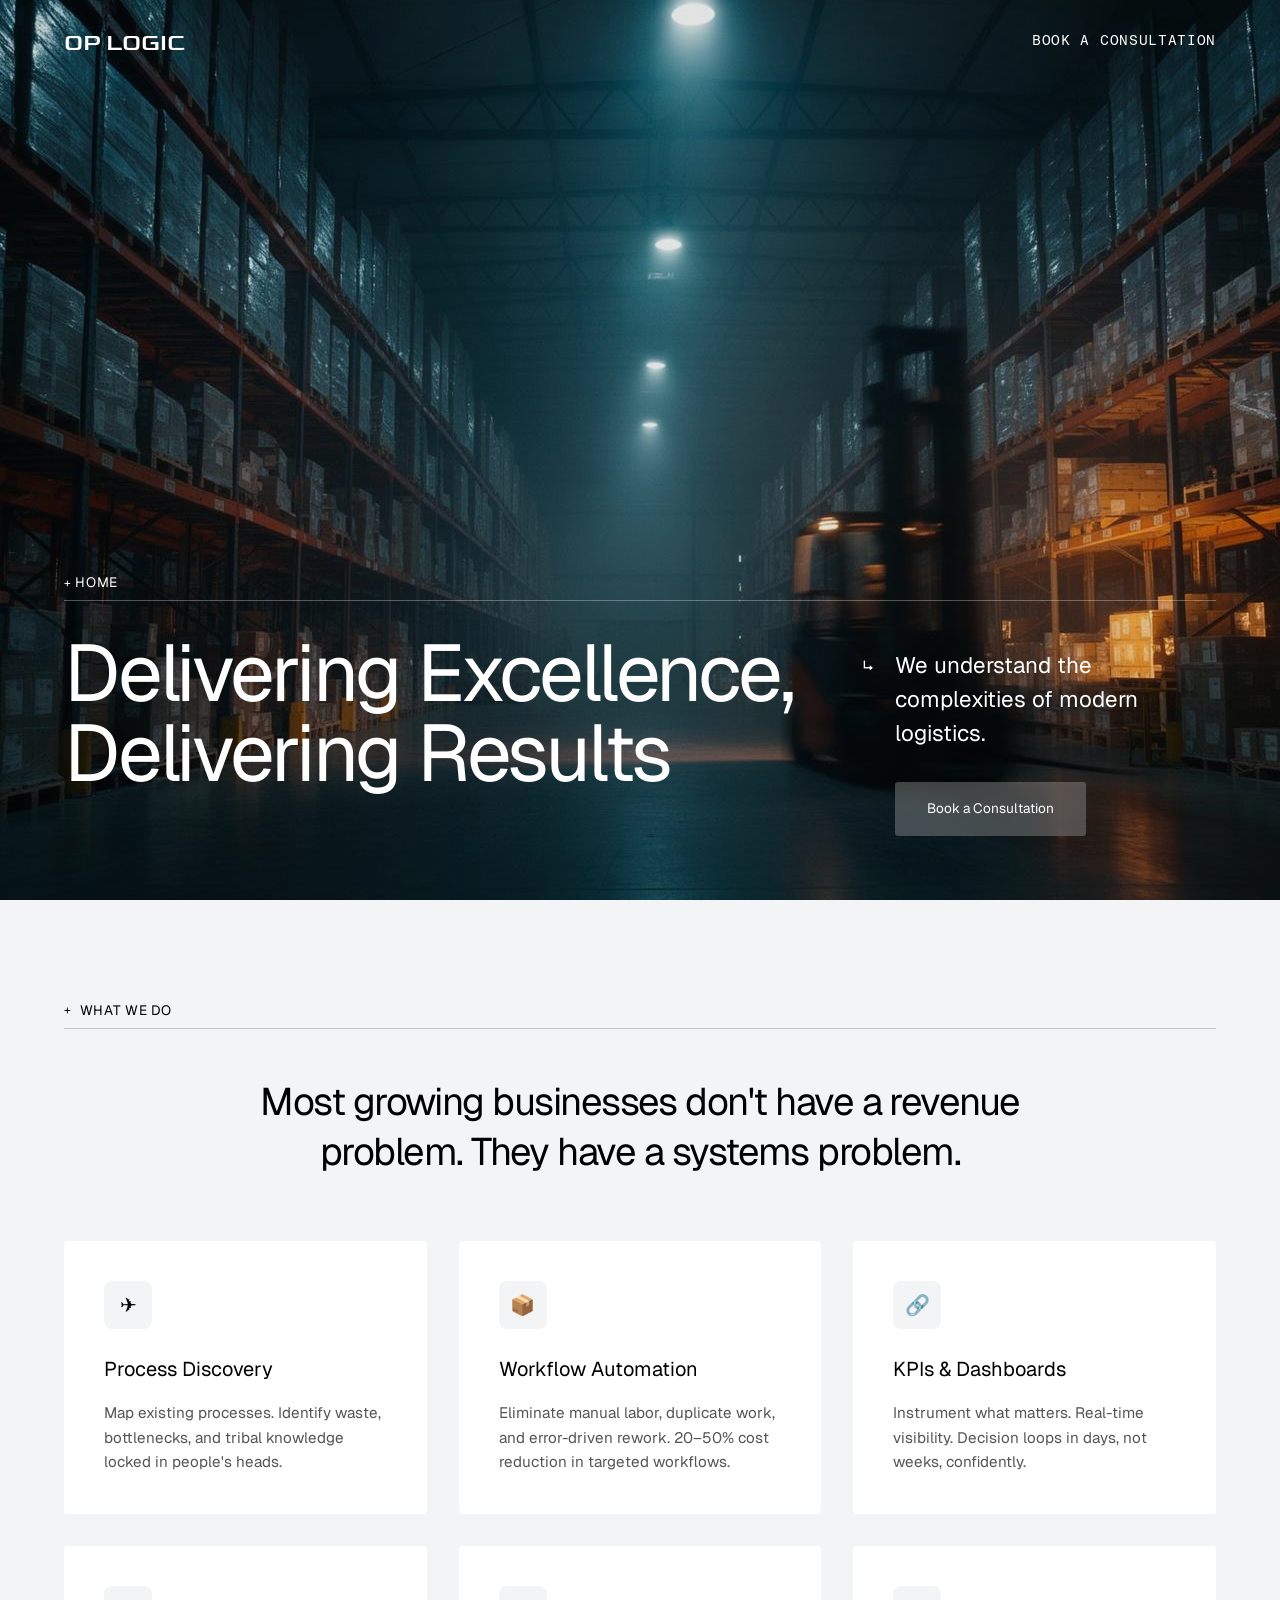
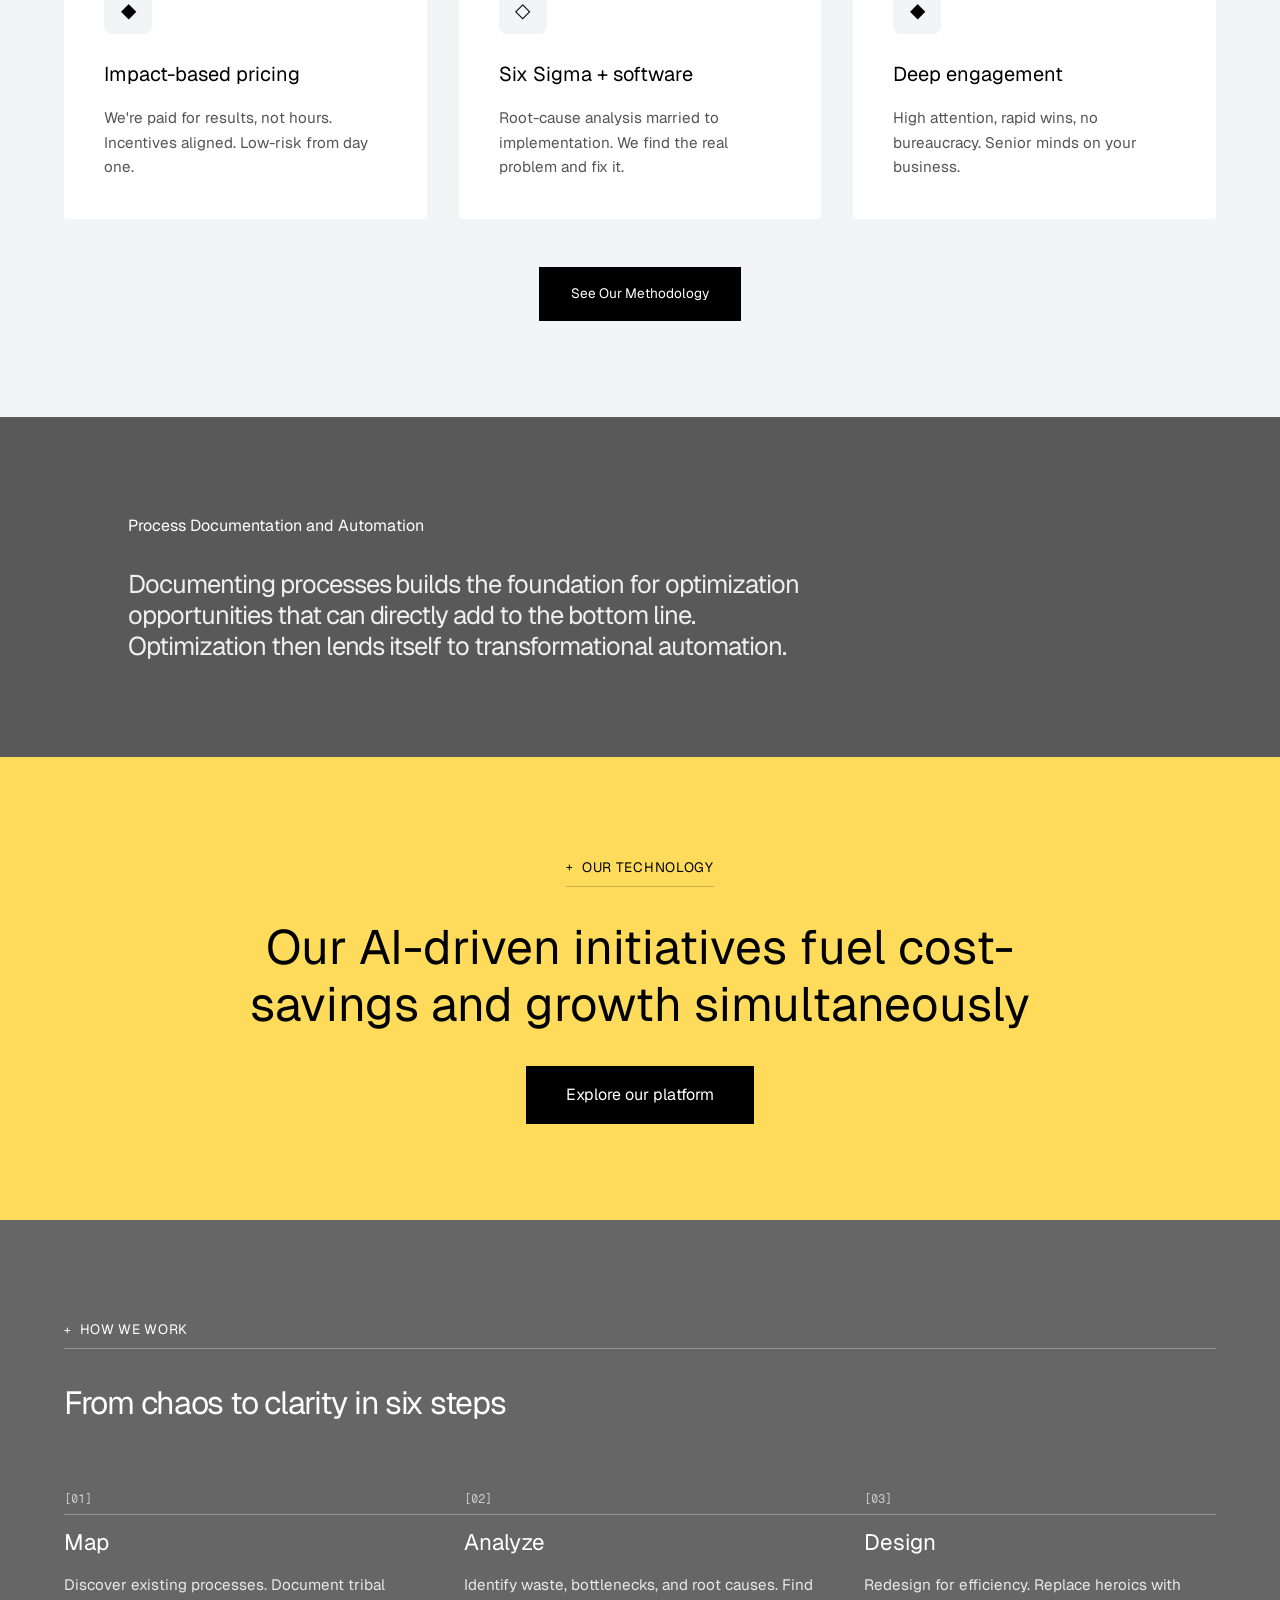
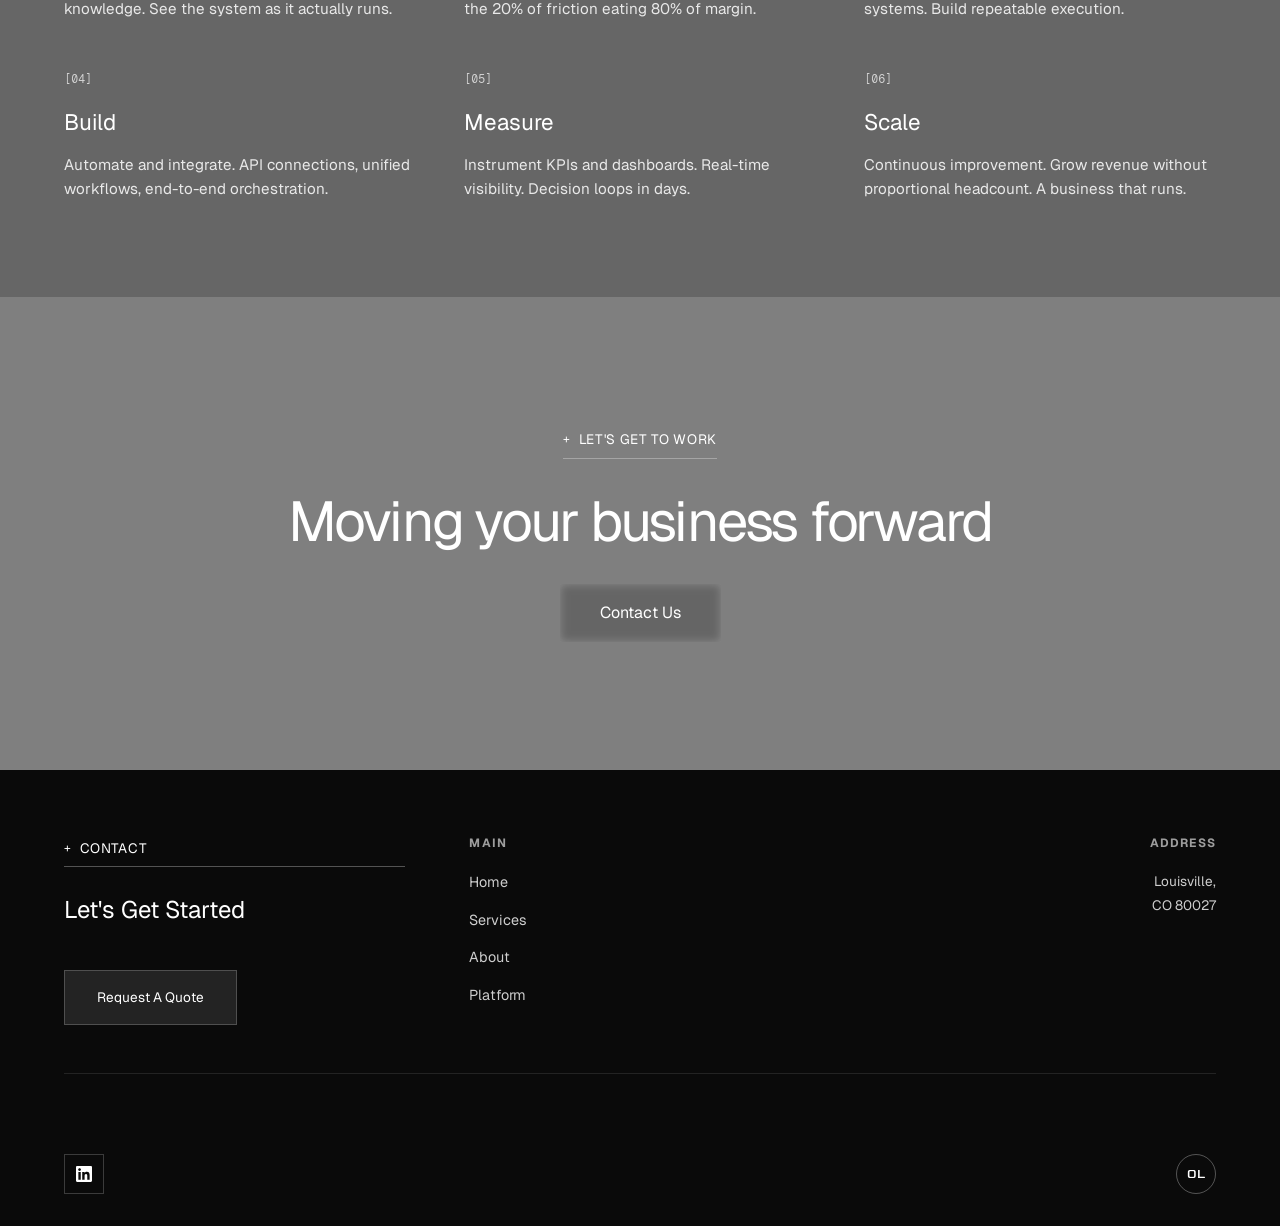
<file: index.html>
<!DOCTYPE html>
<html lang="en">
<head>
    <meta charset="UTF-8">
    <meta name="viewport" content="width=device-width, initial-scale=1.0">
    <title>Op Logic - Logistics Solutions</title>
    <link rel="canonical" href="https://www.operationallogic.com/">

    <!-- Google Fonts -->
    <link rel="preconnect" href="https://fonts.googleapis.com">
    <link rel="preconnect" href="https://fonts.gstatic.com" crossorigin>
    <link href="https://fonts.googleapis.com/css2?family=Geist:wght@300;400;500;600;700;800;900&family=Fragment+Mono:wght@400;700&family=Goldman:wght@400;700&display=swap" rel="stylesheet">
    <link rel="stylesheet" href="assets/style.css">

</head>
<body>

    <!-- HEADER -->
    <header class="header" id="header">
        <div class="header-inner">
            <a href="#" class="header-logo">OP LOGIC</a>

            <nav class="header-nav" id="headerNav">
                <a href="contact.html" class="nav-link">Book a Consultation</a>
            </nav>
        </div>
    </header>

    <!-- HERO SECTION -->
    <section class="hero" id="hero">
        <div class="hero-bg"></div>
        <div class="hero-overlay"></div>
        <div class="hero-content">
            <span class="breadcrumb hero-breadcrumb">Home</span>
            <style>
            .hero-content-all {
                display: flex;
                gap: 2rem;
                position: relative;
            }
            .hero-content-right {
                margin-top: 1rem;
            }
            .hero-content-right::before {
                content: '↳ ';
                position: absolute;
                color: #fff;
                text-indent: -2rem;
                margin-top: 5px;
            }

            @media (max-width: 992px) {
                .hero-content-all {
                    flex-direction: column;
                    gap: 0;
                }
                .hero-content-right {
                    padding-left: 3rem;
                }
            }

            </style>
            <div class="hero-content-all">
                <h1>Delivering Excellence, Delivering Results</h1>
                <div class="hero-content-right">
                    <p class="hero-subtitle">We understand the complexities of modern logistics.</p>
                    <a href="#quote" class="btn btn-hero">Book a Consultation</a>
                </div>
            </div>
        </div>
    </section>

    <!-- WHAT WE DO SECTION -->
    <section class="what-we-do" id="what-we-do">
        <div class="container">
            <span class="breadcrumb breadcrumb-dark">What We Do</span>
            <h3>Most growing businesses don't have a revenue problem. They have a systems
            problem.</h3>

            <div class="services-grid">
                <div class="service-card">
                    <div class="service-icon">&#9992;</div>
                    <h4>Process Discovery</h4>
                    <p>Map existing processes. Identify waste, bottlenecks, and tribal knowledge locked
                    in people's heads.</p>
                </div>
                <div class="service-card">
                    <div class="service-icon">&#128230;</div>
                    <h4>Workflow Automation</h4>
                    <p>Eliminate manual labor, duplicate work, and error-driven rework. 20–50% cost
                    reduction in targeted workflows.</p>
                </div>
                <div class="service-card">
                    <div class="service-icon">&#128279;</div>
                    <h4>KPIs & Dashboards</h4>
                    <p>Instrument what matters. Real-time visibility. Decision loops in days, not
                    weeks, confidently.</p>
                </div>

                <div class="service-card">
                    <div class="service-icon">◆</div>
                    <h4>Impact-based pricing</h4>
                    <p>We're paid for results, not hours. Incentives aligned. Low-risk from day one.</p>
                </div>
                <div class="service-card">
                    <div class="service-icon">◇</div>
                    <h4>Six Sigma + software</h4>
                    <p>Root-cause analysis married to implementation. We find the real problem and fix
                    it.</p>
                </div>
                <div class="service-card">
                    <div class="service-icon">◆</div>
                    <h4>Deep engagement</h4>
                    <p>High attention, rapid wins, no bureaucracy. Senior minds on your business.</p>
                </div>
            </div>

            <div style="text-align: center;">
                <a href="platform.html" class="btn btn-dark">See Our Methodology</a>
            </div>
        </div>
    </section>

    <!-- BANNER SECTION -->
    <section class="banner" id="banner">
        <div class="banner-bg"></div>
        <div class="banner-overlay"></div>
        <div class="container">
            <h3>Process Documentation and Automation</h3>
            <p>&nbsp; <br> Documenting processes builds the foundation for optimization opportunities that can directly add to the bottom line. Optimization then lends itself to transformational automation.</p>
        </div>
    </section>

    <!-- OUR TECHNOLOGY SECTION -->
    <section class="technology" id="technology">
        <div class="container">
            <span class="breadcrumb breadcrumb-dark">Our Technology</span>
            <h2>Our AI-driven initiatives fuel cost-savings and growth simultaneously</h2>
            <a href="platform.html" class="btn btn-tech">Explore our platform</a>
        </div>
    </section>

    <!-- HOW WE WORK SECTION -->
    <section class="how-we-work" id="how-we-work">
        <div class="hww-bg"></div>
        <div class="hww-overlay"></div>
        <div class="container">
            <span class="breadcrumb">How we work</span>
            <h2>From chaos to clarity in six steps</h2>

            <div class="steps-grid">
                <div class="step">
                    <span class="step-number">[01]</span>
                    <h4>Map</h4>
                    <p>Discover existing processes. Document tribal knowledge. See
                        the system as it actually runs.</p>
                    <span class="step-arrow">&#8594;</span>
                </div>
                <div class="step">
                    <span class="step-number">[02]</span>
                    <h4>Analyze</h4>
                    <p>Identify waste, bottlenecks, and root causes. Find the 20% of
                        friction eating 80% of margin.</p>
                    <span class="step-arrow">&#8594;</span>
                </div>
                <div class="step">
                    <span class="step-number">[03]</span>
                    <h4>Design</h4>
                    <p>Redesign for efficiency. Replace heroics with systems. Build
                        repeatable execution.</p>
                    <span class="step-arrow">&#8594;</span>
                </div>
                <div class="step">
                    <span class="step-number">[04]</span>
                    <h4>Build</h4>
                    <p>Automate and integrate. API connections, unified workflows,
                        end-to-end orchestration.</p>
                    <span class="step-arrow">&#8594;</span>
                </div>
                <div class="step">
                    <span class="step-number">[05]</span>
                    <h4>Measure</h4>
                    <p>Instrument KPIs and dashboards. Real-time visibility.
                        Decision loops in days.</p>
                    <span class="step-arrow">&#8594;</span>
                </div>
                <div class="step">
                    <span class="step-number">[06]</span>
                    <h4>Scale</h4>
                    <p>Continuous improvement. Grow revenue without proportional
                        headcount. A business that runs.</p>
                </div>
            </div>
        </div>
    </section>

    <!-- LET'S GET TO WORK SECTION -->
    <section class="get-to-work" id="get-to-work">
        <div class="gtw-bg"></div>
        <div class="gtw-overlay"></div>
        <div class="container">
            <span class="breadcrumb">Let's get to work</span>
            <h3>Moving your business forward</h3>
            <a href="contact.html" class="btn btn-gtw">Contact Us</a>
        </div>
    </section>

    <!-- FOOTER -->
    <footer class="footer" id="contact">
        <div class="footer-inner">
            <div class="footer-top">
                <div class="footer-section">
                    <span class="breadcrumb">Contact</span>
                    <h4>Let's Get Started</h4>
                    <div class="footer-cta">
                        <a href="contact.html" class="btn">Request A Quote</a>
                    </div>
                </div>

                <div class="footer-section footer-menu">
                    <div style="display: flex; gap: 4rem;">
                        <div>
                            <h5>Main</h5>
                            <ul>
                                <li><a href="#hero">Home</a></li>
                                <li><a href="#what-we-do">Services</a></li>
                                <li><a href="#">About</a></li>
                                <li><a href="#technology">Platform</a></li>
                            </ul>
                        </div>
                    </div>
                </div>

                <div class="footer-section footer-address">
                    <h5>Address</h5>
                    <p>
                        Louisville,<br>
                        CO 80027
                    </p>
                </div>
            </div>

            <div class="footer-bottom">
                <div class="footer-social">
                    <a href="https://www.linkedin.com/company/oplogic-limited/" class="social-link" aria-label="LinkedIn">
                        <svg width="16" height="16" viewBox="0 0 24 24" fill="currentColor"><path d="M20.447 20.452h-3.554v-5.569c0-1.328-.027-3.037-1.852-3.037-1.853 0-2.136 1.445-2.136 2.939v5.667H9.351V9h3.414v1.561h.046c.477-.9 1.637-1.85 3.37-1.85 3.601 0 4.267 2.37 4.267 5.455v6.286zM5.337 7.433c-1.144 0-2.063-.926-2.063-2.065 0-1.138.92-2.063 2.063-2.063 1.14 0 2.064.925 2.064 2.063 0 1.139-.925 2.065-2.064 2.065zm1.782 13.019H3.555V9h3.564v11.452zM22.225 0H1.771C.792 0 0 .774 0 1.729v20.542C0 23.227.792 24 1.771 24h20.451C23.2 24 24 23.227 24 22.271V1.729C24 .774 23.2 0 22.222 0h.003z"/></svg>
                    </a>
                    <!-- <a href="#" class="social-link" aria-label="X (Twitter)">
                        <svg width="16" height="16" viewBox="0 0 24 24" fill="currentColor"><path d="M18.244 2.25h3.308l-7.227 8.26 8.502 11.24H16.17l-5.214-6.817L4.99 21.75H1.68l7.73-8.835L1.254 2.25H8.08l4.713 6.231zm-1.161 17.52h1.833L7.084 4.126H5.117z"/></svg>
                    </a>
                    <a href="#" class="social-link" aria-label="Instagram">
                        <svg width="16" height="16" viewBox="0 0 24 24" fill="currentColor"><path d="M12 2.163c3.204 0 3.584.012 4.85.07 3.252.148 4.771 1.691 4.919 4.919.058 1.265.069 1.645.069 4.849 0 3.205-.012 3.584-.069 4.849-.149 3.225-1.664 4.771-4.919 4.919-1.266.058-1.644.07-4.85.07-3.204 0-3.584-.012-4.849-.07-3.26-.149-4.771-1.699-4.919-4.92-.058-1.265-.07-1.644-.07-4.849 0-3.204.013-3.583.07-4.849.149-3.227 1.664-4.771 4.919-4.919 1.266-.057 1.645-.069 4.849-.069zM12 0C8.741 0 8.333.014 7.053.072 2.695.272.273 2.69.073 7.052.014 8.333 0 8.741 0 12c0 3.259.014 3.668.072 4.948.2 4.358 2.618 6.78 6.98 6.98C8.333 23.986 8.741 24 12 24c3.259 0 3.668-.014 4.948-.072 4.354-.2 6.782-2.618 6.979-6.98.059-1.28.073-1.689.073-4.948 0-3.259-.014-3.667-.072-4.947-.196-4.354-2.617-6.78-6.979-6.98C15.668.014 15.259 0 12 0zm0 5.838a6.162 6.162 0 100 12.324 6.162 6.162 0 000-12.324zM12 16a4 4 0 110-8 4 4 0 010 8zm6.406-11.845a1.44 1.44 0 100 2.881 1.44 1.44 0 000-2.881z"/></svg>
                    </a>
                    <a href="#" class="social-link" aria-label="YouTube">
                        <svg width="16" height="16" viewBox="0 0 24 24" fill="currentColor"><path d="M23.498 6.186a3.016 3.016 0 00-2.122-2.136C19.505 3.545 12 3.545 12 3.545s-7.505 0-9.377.505A3.017 3.017 0 00.502 6.186C0 8.07 0 12 0 12s0 3.93.502 5.814a3.016 3.016 0 002.122 2.136c1.871.505 9.376.505 9.376.505s7.505 0 9.377-.505a3.015 3.015 0 002.122-2.136C24 15.93 24 12 24 12s0-3.93-.502-5.814zM9.545 15.568V8.432L15.818 12l-6.273 3.568z"/></svg>
                    </a> -->
                </div>
                <div class="footer-logo">OL</div>
            </div>
        </div>
    </footer>

    <script>
        // Header scroll effect
        const header = document.getElementById('header');
        const hero = document.getElementById('hero');

        window.addEventListener('scroll', () => {
            const heroBottom = hero.offsetTop + hero.offsetHeight;
            if (window.scrollY > heroBottom - 100) {
                header.classList.add('scrolled');
            } else {
                header.classList.remove('scrolled');
            }
        });



        // Smooth scroll for anchor links
        document.querySelectorAll('a[href^="#"]').forEach(anchor => {
            anchor.addEventListener('click', function(e) {
                e.preventDefault();
                const target = document.querySelector(this.getAttribute('href'));
                if (target) {
                    target.scrollIntoView({
                        behavior: 'smooth',
                        block: 'start'
                    });
                }
            });
        });

        // Intersection Observer for fade-in animations
        const observerOptions = {
            threshold: 0.1,
            rootMargin: '0px 0px -50px 0px'
        };

        const observer = new IntersectionObserver((entries) => {
            entries.forEach(entry => {
                if (entry.isIntersecting) {
                    entry.target.classList.add('animate-in');
                }
            });
        }, observerOptions);

        document.querySelectorAll('section').forEach(section => {
            observer.observe(section);
        });

        // Intersection Observer for background image reveal effects
        const revealOptions = {
            threshold: 0.15,
            rootMargin: '0px 0px -100px 0px'
        };

        const revealObserver = new IntersectionObserver((entries) => {
            entries.forEach(entry => {
                if (entry.isIntersecting) {
                    entry.target.classList.add('revealed');
                    // Optionally unobserve after reveal to prevent re-triggering
                    // revealObserver.unobserve(entry.target);
                }
            });
        }, revealOptions);

        // Observe sections with background images
        document.querySelectorAll('.hero, .banner, .how-we-work, .get-to-work').forEach(section => {
            revealObserver.observe(section);
        });

        // Subtle parallax on scroll for background images
        let ticking = false;

        function updateParallax() {
            const scrollY = window.scrollY;
            const windowHeight = window.innerHeight;

            document.querySelectorAll('.hero, .banner, .how-we-work, .get-to-work').forEach(section => {
                const rect = section.getBoundingClientRect();
                const sectionTop = rect.top;
                const sectionHeight = rect.height;

                // Only apply parallax when section is in view
                if (sectionTop < windowHeight && sectionTop > -sectionHeight) {
                    const progress = (windowHeight - sectionTop) / (windowHeight + sectionHeight);
                    const bg = section.querySelector('[class$="-bg"]');

                    if (bg && section.classList.contains('revealed')) {
                        const parallaxAmount = (progress - 0.5) * 40; // -20px to +20px
                        bg.style.transform = `translateY(${parallaxAmount}px) scale(1)`;
                    }
                }
            });

            ticking = false;
        }
        /*
        window.addEventListener('scroll', () => {
            if (!ticking) {
                requestAnimationFrame(updateParallax);
                ticking = true;
            }
        });
        */
    </script>
</body>

<!-- Google tag (gtag.js) -->
<script async
    src="https://www.googletagmanager.com/gtag/js?id=G-ZCMZN5CDNJ"></script>
<script>
    window.dataLayer = window.dataLayer || [];
    function gtag() { dataLayer.push(arguments); }
    gtag('js', new Date());

    gtag('config', 'G-ZCMZN5CDNJ');
</script>

</html>
</file>
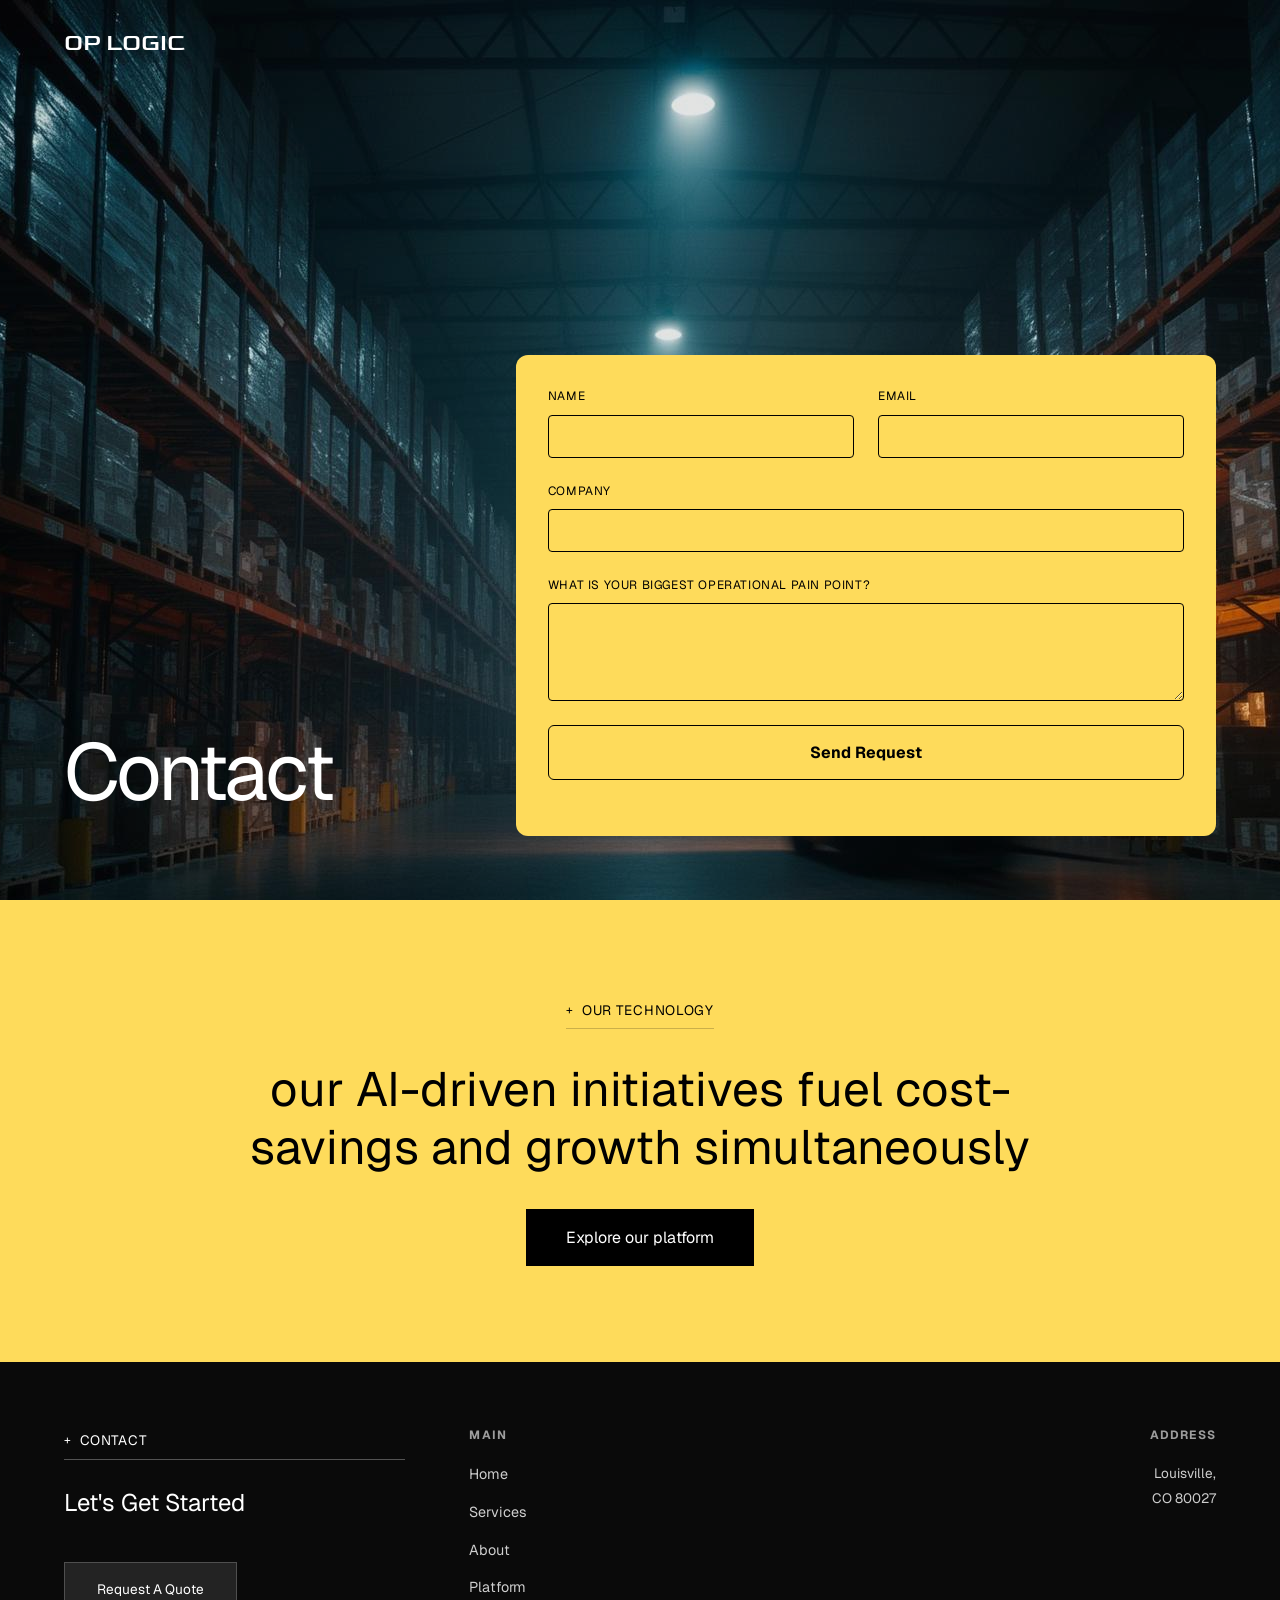
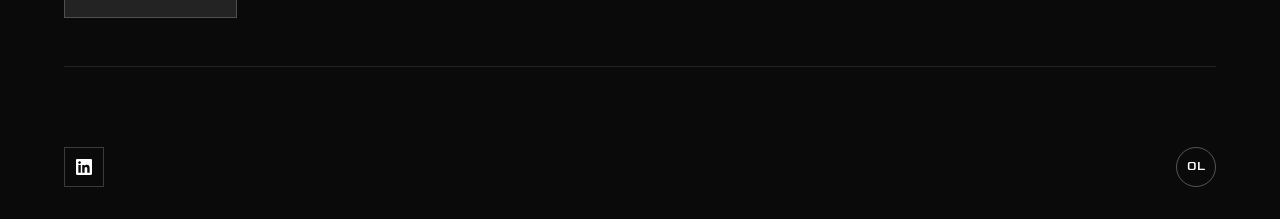
<file: contact.html>
<!DOCTYPE html>
<html lang="en">

<head>
  <meta charset="UTF-8">
  <meta name="viewport" content="width=device-width, initial-scale=1.0">
  <title>Op Logic - Logistics Solutions</title>

  <!-- Google Fonts -->
  <link rel="preconnect" href="https://fonts.googleapis.com">
  <link rel="preconnect" href="https://fonts.gstatic.com" crossorigin>
  <link
    href="https://fonts.googleapis.com/css2?family=Geist:wght@300;400;500;600;700;800;900&family=Fragment+Mono:wght@400;700&family=Goldman:wght@400;700&display=swap"
    rel="stylesheet">
  <link rel="stylesheet" href="assets/style.css">

</head>

<body id="contact">

  <!-- HEADER -->
  <header class="header" id="header">
    <div class="header-inner">
      <a href="index.html" class="header-logo">OP LOGIC</a>

      <p>&nbsp;</p>
    </div>
  </header>

  <!-- HERO SECTION -->
  <section class="hero" id="hero">
    <div class="hero-bg parallax-bg"></div>
    <div class="hero-overlay"></div>
    <div class="hero-content">
      <style>
        .hero-content-all {
          display: flex;
          gap: 2rem;
          position: relative;
          place-items: flex-end;
          margin-top: 4rem;
          flex: auto;
        }
        #contact .hero h1 {
            flex: auto;
        }
        .hero-content-right {
          flex: auto;
        }

        .btn-gtw {
          background-color: var(--color-accent);
          color: var(--color-dark);
          border: 1px solid var(--color-dark);


          border-radius: 6px;
          font-weight: bold;
        }
        .btn-gtw:hover {
          background-color: var(--color-dark);
          color: var(--color-accent);
        }

        @media (max-width: 992px) {
          .hero {
            padding: 4rem 0 2rem;
          }
          .hero-content {
            padding: 0 1rem;
          }
          .hero-content-all {
            flex-direction: column;
            gap: 0;
            place-items: flex-start;
          }

          .hero-content-right {
            padding-left: 0;
          }
        }
      </style>
      <div class="hero-content-all">
        <h1>Contact</h1>
        <div class="hero-content-right">
          <form class="clarity-form" action="https://submit-form.com/fIvCUzr8T" method="POST">
            <div class="form-row">
              <div class="form-group">
                <label for="cf-name">Name</label>
                <input type="text" id="cf-name" name="name" required>
              </div>
              <div class="form-group">
                <label for="cf-email">Email</label>
                <input type="email" id="cf-email" name="email" required>
              </div>
            </div>
            <div class="form-group">
              <label for="cf-company">Company</label>
              <input type="text" id="cf-company" name="company">
            </div>
            <div class="form-group">
              <label for="cf-message">What is your biggest operational pain point?</label>
              <textarea id="cf-message" name="message" rows="4"></textarea>
            </div>
            <div class="form-group">
              <button type="submit" class="btn btn-gtw form-submit">Send Request</button>
            </div>
            <input type="hidden" name="_redirect"
              value="https://www.operationallogic.com/thank-you.html" />
          </form>
        </div>
      </div>
    </div>
  </section>

  <!-- OUR TECHNOLOGY SECTION -->
  <section class="technology" id="technology">
    <div class="container">
      <span class="breadcrumb breadcrumb-dark">Our Technology</span>
      <h2>our AI-driven initiatives fuel cost-savings and growth simultaneously
      </h2>
      <a href="platform.html" class="btn btn-tech">Explore our platform</a>
    </div>
  </section>

  <!-- FOOTER -->
  <footer class="footer" id="contact">
    <div class="footer-inner">
      <div class="footer-top">
        <div class="footer-section">
          <span class="breadcrumb">Contact</span>
          <h4>Let's Get Started</h4>
          <div class="footer-cta">
            <a href="#quote" class="btn">Request A Quote</a>
          </div>
        </div>

        <div class="footer-section footer-menu">
          <div style="display: flex; gap: 4rem;">
            <div>
              <h5>Main</h5>
              <ul>
                <li><a href="#hero">Home</a></li>
                <li><a href="#what-we-do">Services</a></li>
                <li><a href="#">About</a></li>
                <li><a href="#technology">Platform</a></li>
              </ul>
            </div>
          </div>
        </div>

        <div class="footer-section footer-address">
          <h5>Address</h5>
          <p>
            Louisville,<br>
            CO 80027
          </p>
        </div>
      </div>

      <div class="footer-bottom">
        <div class="footer-social">
          <a href="https://www.linkedin.com/company/oplogic-limited/"
            class="social-link" aria-label="LinkedIn">
            <svg width="16" height="16" viewBox="0 0 24 24" fill="currentColor">
              <path
                d="M20.447 20.452h-3.554v-5.569c0-1.328-.027-3.037-1.852-3.037-1.853 0-2.136 1.445-2.136 2.939v5.667H9.351V9h3.414v1.561h.046c.477-.9 1.637-1.85 3.37-1.85 3.601 0 4.267 2.37 4.267 5.455v6.286zM5.337 7.433c-1.144 0-2.063-.926-2.063-2.065 0-1.138.92-2.063 2.063-2.063 1.14 0 2.064.925 2.064 2.063 0 1.139-.925 2.065-2.064 2.065zm1.782 13.019H3.555V9h3.564v11.452zM22.225 0H1.771C.792 0 0 .774 0 1.729v20.542C0 23.227.792 24 1.771 24h20.451C23.2 24 24 23.227 24 22.271V1.729C24 .774 23.2 0 22.222 0h.003z" />
            </svg>
          </a>
          <!-- <a href="#" class="social-link" aria-label="X (Twitter)">
                        <svg width="16" height="16" viewBox="0 0 24 24" fill="currentColor"><path d="M18.244 2.25h3.308l-7.227 8.26 8.502 11.24H16.17l-5.214-6.817L4.99 21.75H1.68l7.73-8.835L1.254 2.25H8.08l4.713 6.231zm-1.161 17.52h1.833L7.084 4.126H5.117z"/></svg>
                    </a>
                    <a href="#" class="social-link" aria-label="Instagram">
                        <svg width="16" height="16" viewBox="0 0 24 24" fill="currentColor"><path d="M12 2.163c3.204 0 3.584.012 4.85.07 3.252.148 4.771 1.691 4.919 4.919.058 1.265.069 1.645.069 4.849 0 3.205-.012 3.584-.069 4.849-.149 3.225-1.664 4.771-4.919 4.919-1.266.058-1.644.07-4.85.07-3.204 0-3.584-.012-4.849-.07-3.26-.149-4.771-1.699-4.919-4.92-.058-1.265-.07-1.644-.07-4.849 0-3.204.013-3.583.07-4.849.149-3.227 1.664-4.771 4.919-4.919 1.266-.057 1.645-.069 4.849-.069zM12 0C8.741 0 8.333.014 7.053.072 2.695.272.273 2.69.073 7.052.014 8.333 0 8.741 0 12c0 3.259.014 3.668.072 4.948.2 4.358 2.618 6.78 6.98 6.98C8.333 23.986 8.741 24 12 24c3.259 0 3.668-.014 4.948-.072 4.354-.2 6.782-2.618 6.979-6.98.059-1.28.073-1.689.073-4.948 0-3.259-.014-3.667-.072-4.947-.196-4.354-2.617-6.78-6.979-6.98C15.668.014 15.259 0 12 0zm0 5.838a6.162 6.162 0 100 12.324 6.162 6.162 0 000-12.324zM12 16a4 4 0 110-8 4 4 0 010 8zm6.406-11.845a1.44 1.44 0 100 2.881 1.44 1.44 0 000-2.881z"/></svg>
                    </a>
                    <a href="#" class="social-link" aria-label="YouTube">
                        <svg width="16" height="16" viewBox="0 0 24 24" fill="currentColor"><path d="M23.498 6.186a3.016 3.016 0 00-2.122-2.136C19.505 3.545 12 3.545 12 3.545s-7.505 0-9.377.505A3.017 3.017 0 00.502 6.186C0 8.07 0 12 0 12s0 3.93.502 5.814a3.016 3.016 0 002.122 2.136c1.871.505 9.376.505 9.376.505s7.505 0 9.377-.505a3.015 3.015 0 002.122-2.136C24 15.93 24 12 24 12s0-3.93-.502-5.814zM9.545 15.568V8.432L15.818 12l-6.273 3.568z"/></svg>
                    </a> -->
        </div>
        <div class="footer-logo">OL</div>
      </div>
    </div>
  </footer>

  <script>
    // Header scroll effect
    const header = document.getElementById('header');
    const hero = document.getElementById('hero');

    window.addEventListener('scroll', () => {
      const heroBottom = hero.offsetTop + hero.offsetHeight;
      if (window.scrollY > heroBottom - 100) {
        header.classList.add('scrolled');
      } else {
        header.classList.remove('scrolled');
      }
    });



    // Smooth scroll for anchor links
    document.querySelectorAll('a[href^="#"]').forEach(anchor => {
      anchor.addEventListener('click', function (e) {
        e.preventDefault();
        const target = document.querySelector(this.getAttribute('href'));
        if (target) {
          target.scrollIntoView({
            behavior: 'smooth',
            block: 'start'
          });
        }
      });
    });

    // Parallax scroll effect
    const parallaxElements = document.querySelectorAll('.parallax-bg');

    function updateParallax() {
      const scrollY = window.scrollY;
      const windowHeight = window.innerHeight;

      parallaxElements.forEach(el => {
        const section = el.closest('section');
        if (!section) return;

        const rect = section.getBoundingClientRect();
        const sectionTop = rect.top + scrollY;
        const sectionHeight = rect.height;

        // Only calculate if section is in or near viewport
        if (rect.bottom > -windowHeight && rect.top < windowHeight * 2) {
          const relativeScroll = scrollY - sectionTop + windowHeight;
          const parallaxOffset = relativeScroll * 0.15;
          el.style.transform = `translate3d(0, ${parallaxOffset}px, 0)`;
        }
      });

      requestAnimationFrame(updateParallax);
    }

    // Start parallax loop
    requestAnimationFrame(updateParallax);

    // Intersection Observer for fade-in animations
    const observerOptions = {
      threshold: 0.1,
      rootMargin: '0px 0px -50px 0px'
    };

    const observer = new IntersectionObserver((entries) => {
      entries.forEach(entry => {
        if (entry.isIntersecting) {
          entry.target.classList.add('animate-in');
        }
      });
    }, observerOptions);

    document.querySelectorAll('section').forEach(section => {
      observer.observe(section);
    });

    // Intersection Observer for background image reveal effects
    const revealOptions = {
      threshold: 0.15,
      rootMargin: '0px 0px -100px 0px'
    };

    const revealObserver = new IntersectionObserver((entries) => {
      entries.forEach(entry => {
        if (entry.isIntersecting) {
          entry.target.classList.add('revealed');
          // Optionally unobserve after reveal to prevent re-triggering
          // revealObserver.unobserve(entry.target);
        }
      });
    }, revealOptions);

    // Observe sections with background images
    document.querySelectorAll('.hero, .banner, .how-we-work, .get-to-work').forEach(section => {
      revealObserver.observe(section);
    });

    // Subtle parallax on scroll for background images
    let ticking = false;

    function updateParallax() {
      const scrollY = window.scrollY;
      const windowHeight = window.innerHeight;

      document.querySelectorAll('.hero, .banner, .how-we-work, .get-to-work').forEach(section => {
        const rect = section.getBoundingClientRect();
        const sectionTop = rect.top;
        const sectionHeight = rect.height;

        // Only apply parallax when section is in view
        if (sectionTop < windowHeight && sectionTop > -sectionHeight) {
          const progress = (windowHeight - sectionTop) / (windowHeight + sectionHeight);
          const bg = section.querySelector('[class$="-bg"]');

          if (bg && section.classList.contains('revealed')) {
            const parallaxAmount = (progress - 0.5) * 40; // -20px to +20px
            bg.style.transform = `translateY(${parallaxAmount}px) scale(1)`;
          }
        }
      });

      ticking = false;
    }
    /*
    window.addEventListener('scroll', () => {
      if (!ticking) {
        requestAnimationFrame(updateParallax);
        ticking = true;
      }
    });
    */
  </script>
</body>
<!-- Google tag (gtag.js) -->
<script async
  src="https://www.googletagmanager.com/gtag/js?id=G-ZCMZN5CDNJ"></script>
<script>
  window.dataLayer = window.dataLayer || [];
  function gtag() { dataLayer.push(arguments); }
  gtag('js', new Date());

  gtag('config', 'G-ZCMZN5CDNJ');
</script>
</html>
</file>
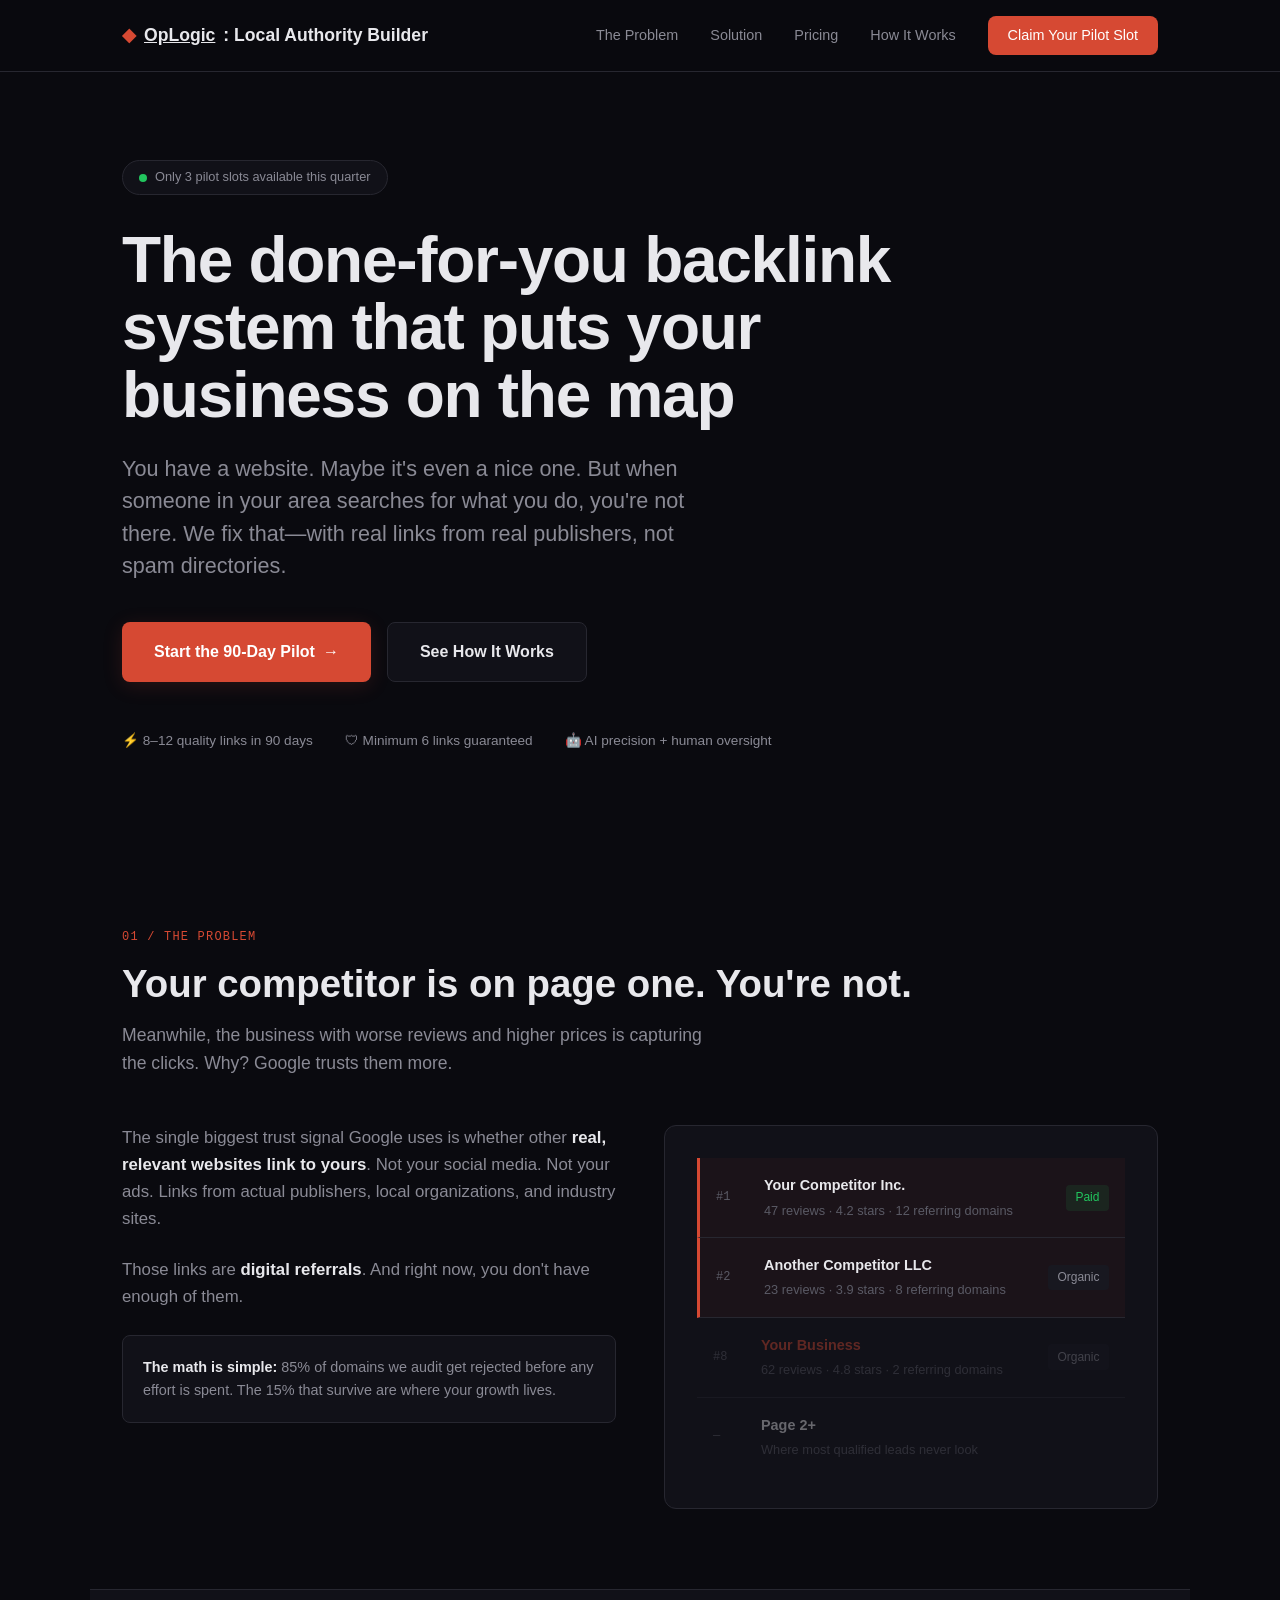
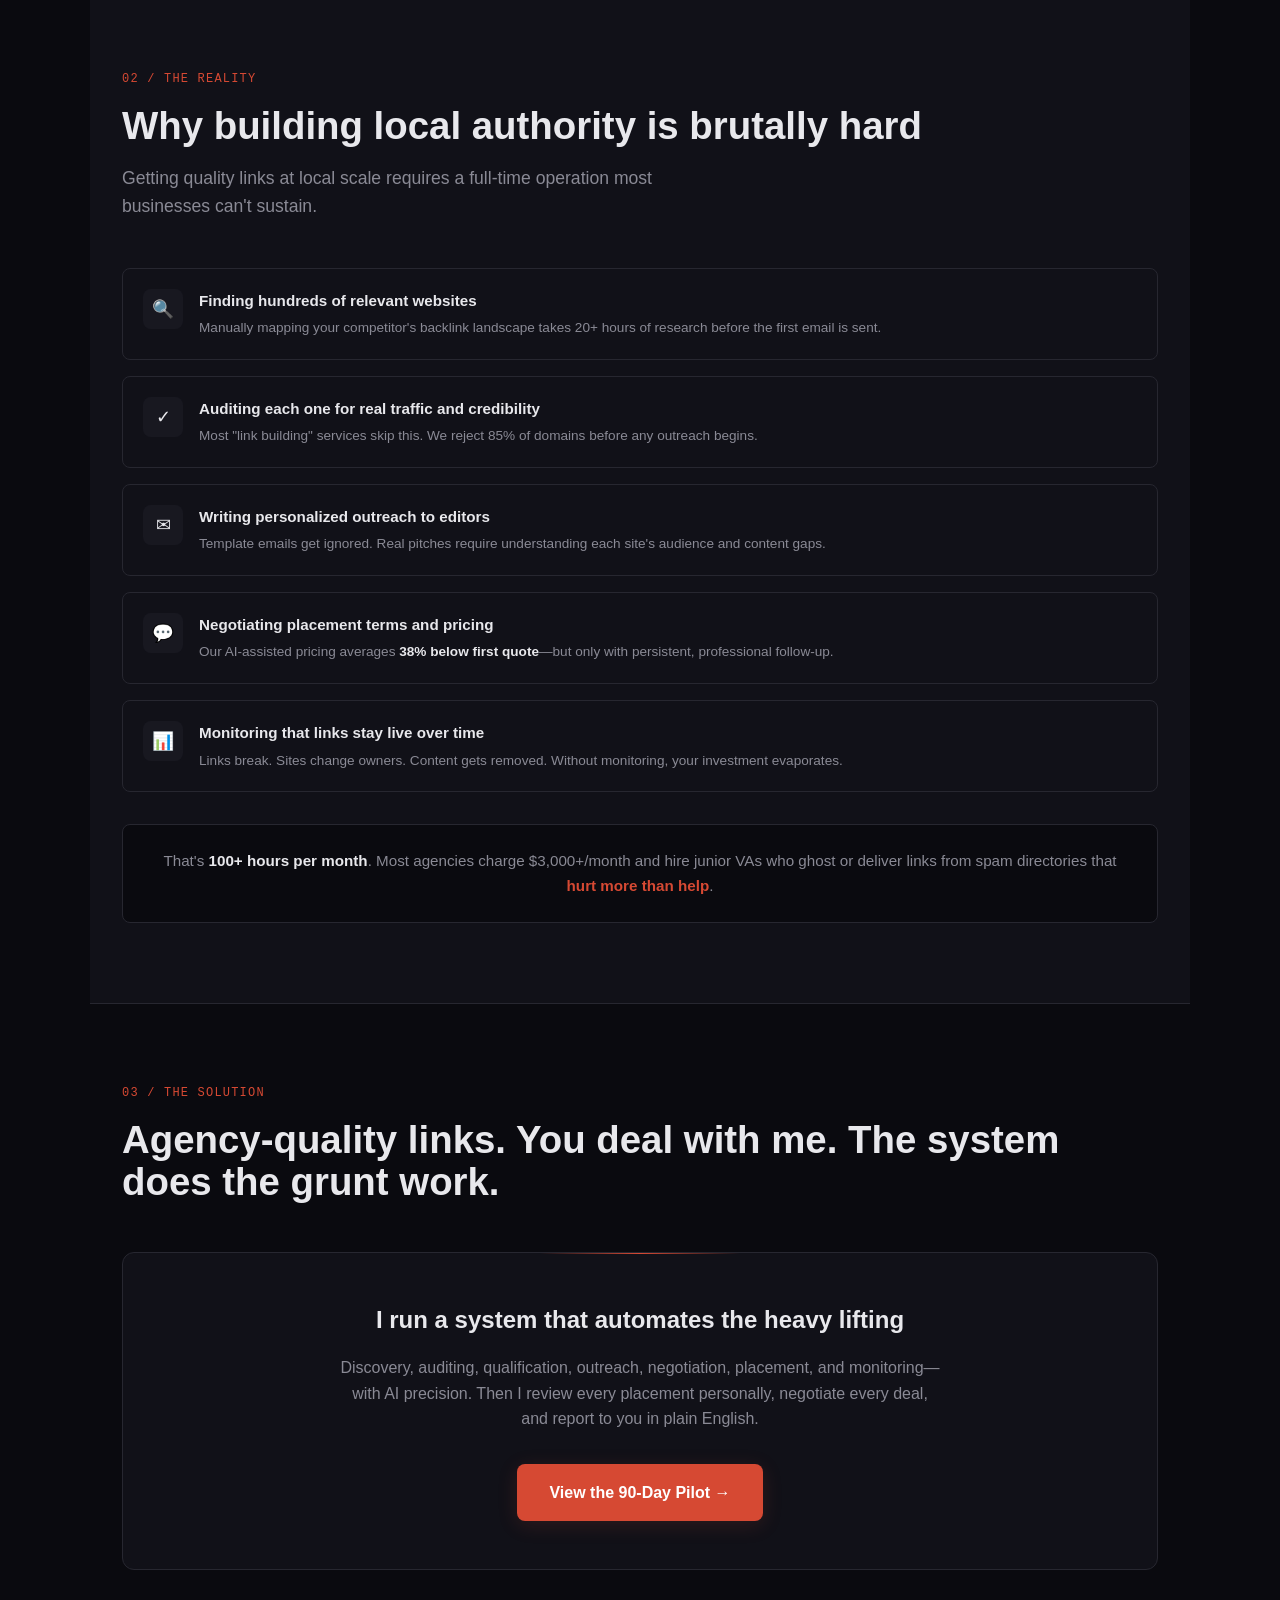
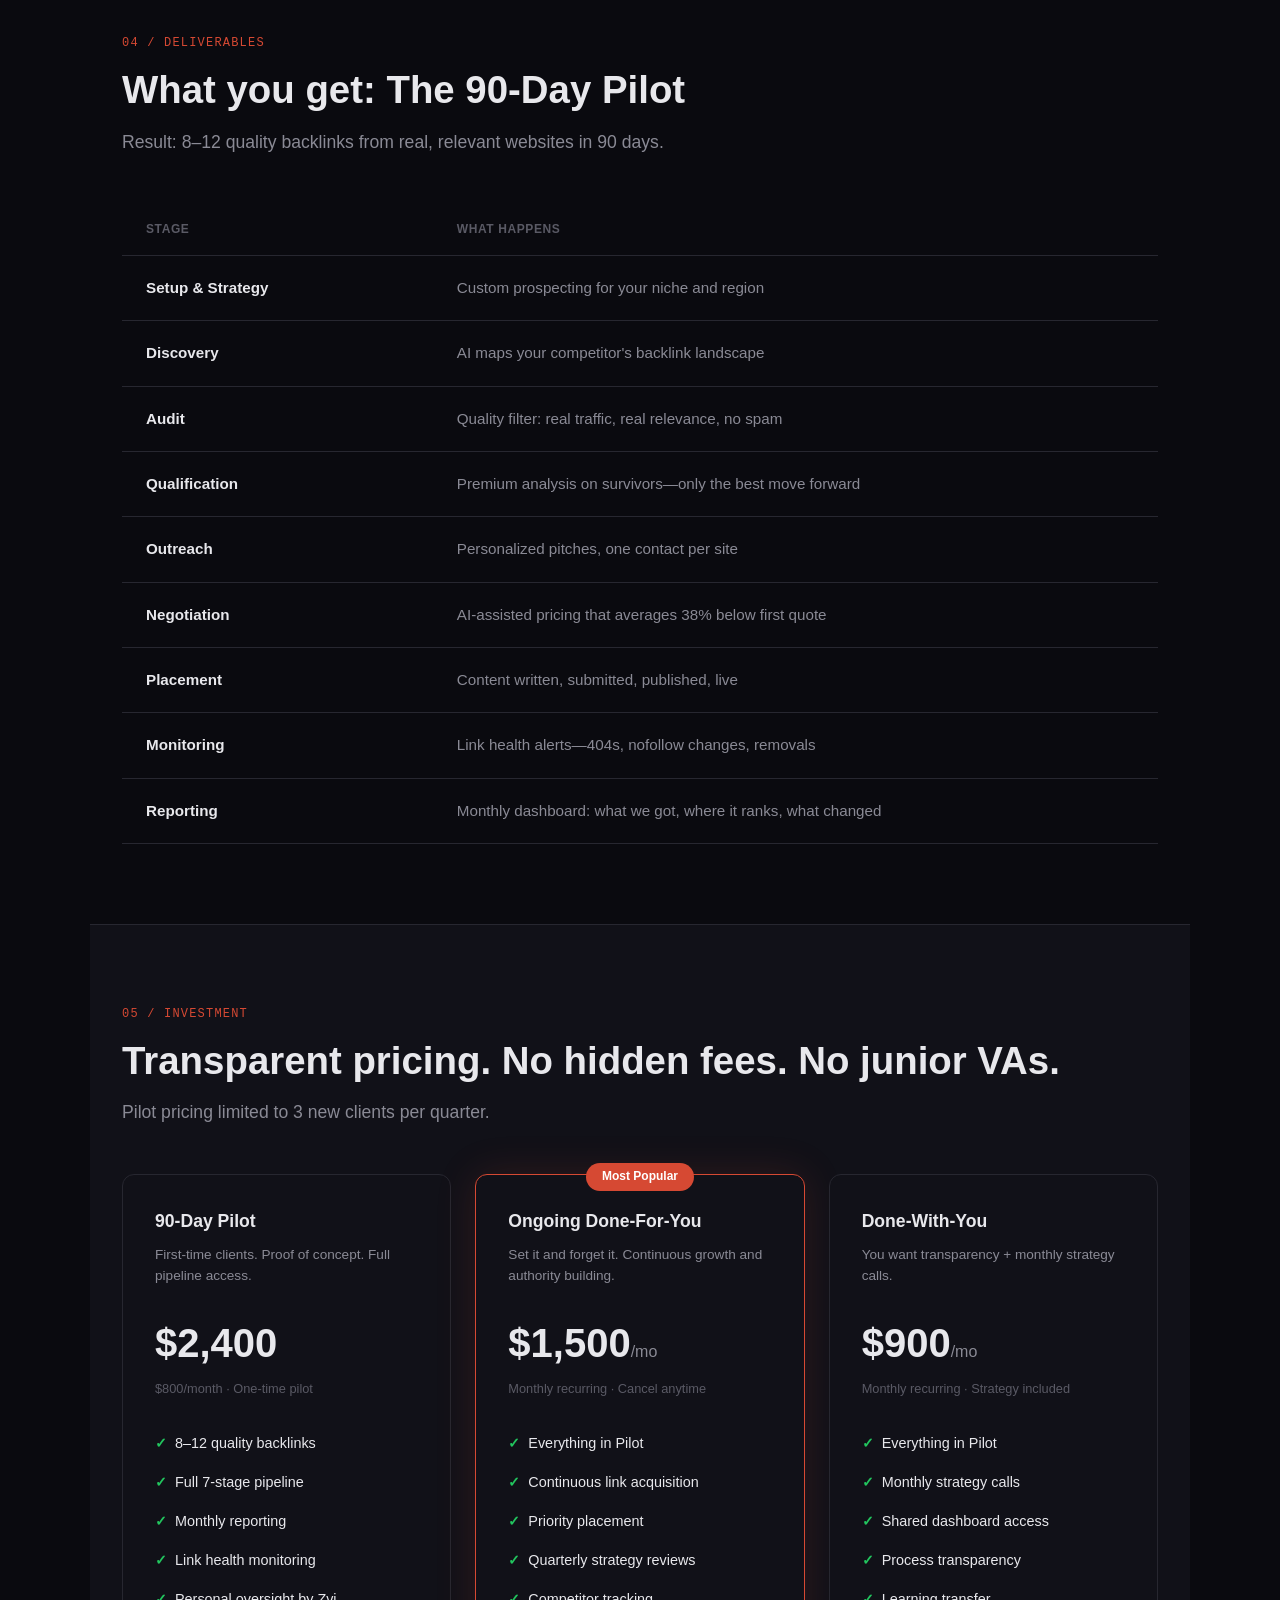
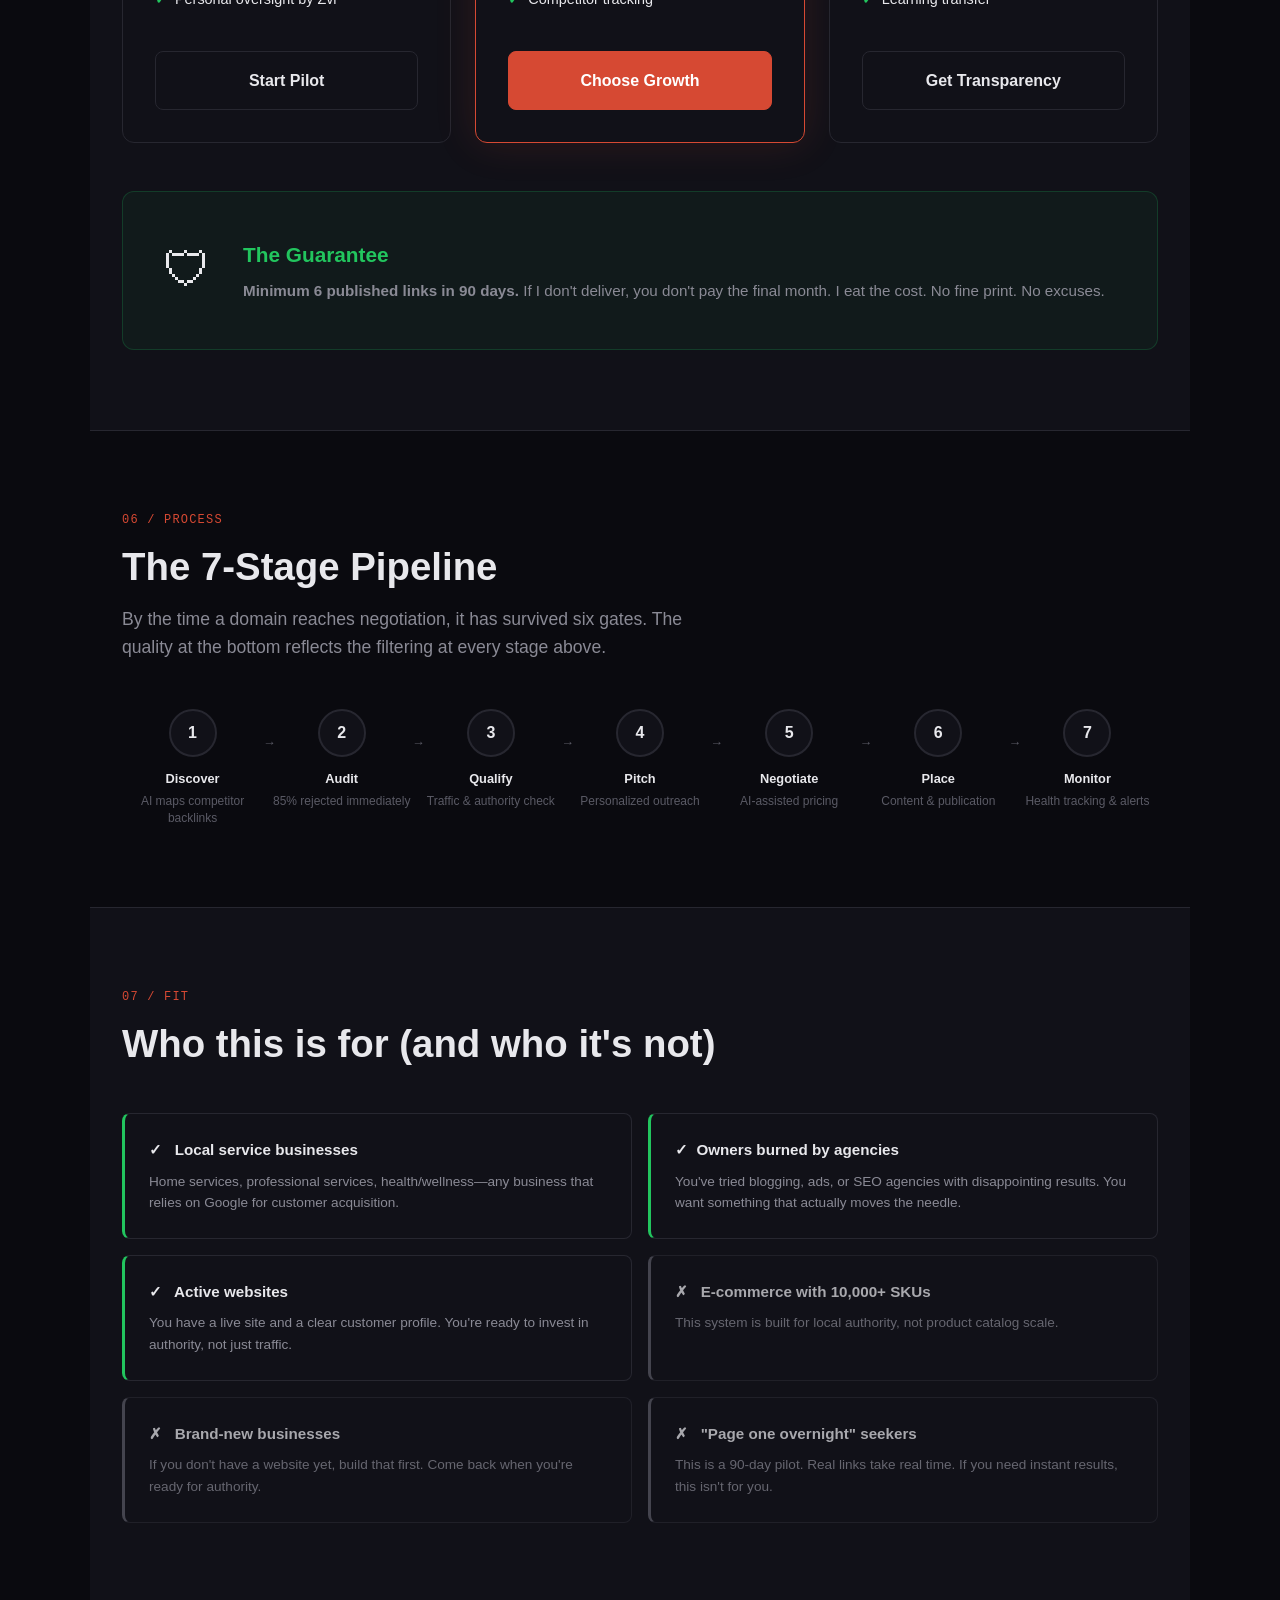
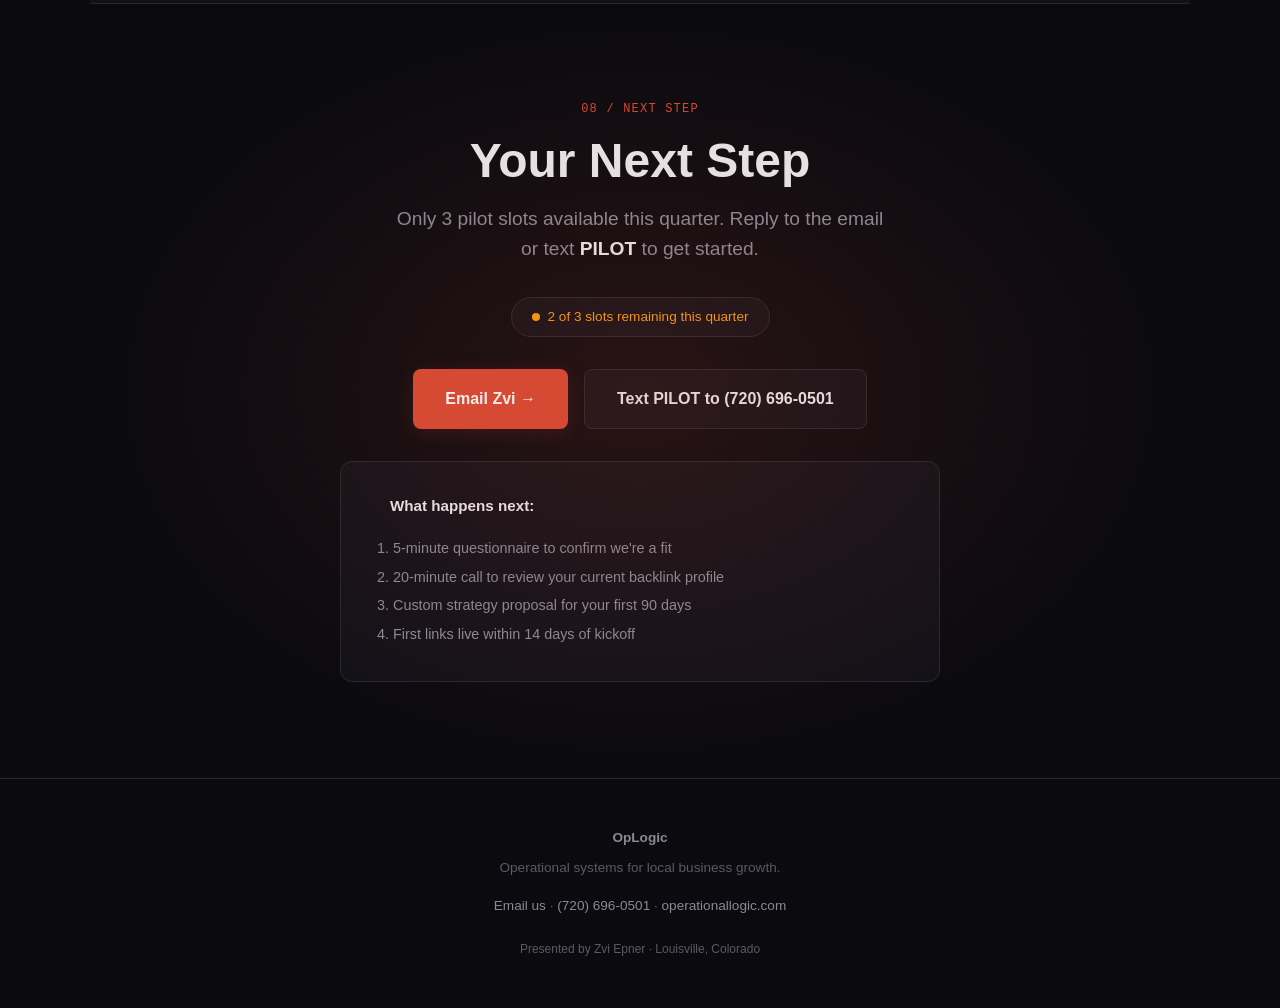
<file: links.html>
<!DOCTYPE html>
<html lang="en">

<head>
  <meta charset="UTF-8">
  <meta name="viewport" content="width=device-width, initial-scale=1.0">
  <title>Local Authority Builder — Done-For-You Backlinks by OpLogic</title>
  <style>
    :root {
      --bg: #0a0a0f;
      --surface: #111118;
      --surface-elevated: #181820;
      --border: #272730;
      --text: #e8e8ec;
      --text-secondary: #8a8a95;
      --text-muted: #5a5a65;
      --accent: #D64933;
      --accent-hover: #c43d28;
      --accent-glow: rgba(214, 73, 51, 0.15);
      --success: #22c55e;
      --warning: #f59e0b;
      --white: #ffffff;
      --radius: 12px;
      --radius-sm: 8px;
      --max-width: 1100px;
      --font-sans: -apple-system, BlinkMacSystemFont, "Segoe UI", Roboto, "Helvetica Neue", Arial, sans-serif;
      --font-mono: ui-monospace, SFMono-Regular, "SF Mono", Menlo, Consolas, monospace;
    }

    * {
      margin: 0;
      padding: 0;
      box-sizing: border-box;
    }

    html {
      scroll-behavior: smooth;
    }

    body {
      font-family: var(--font-sans);
      background: var(--bg);
      color: var(--text);
      line-height: 1.6;
      -webkit-font-smoothing: antialiased;
      overflow-x: hidden;
    }

    ::selection {
      background: var(--accent);
      color: white;
    }

    /* Scrollbar */
    ::-webkit-scrollbar {
      width: 8px;
    }

    ::-webkit-scrollbar-track {
      background: var(--bg);
    }

    ::-webkit-scrollbar-thumb {
      background: var(--border);
      border-radius: 4px;
    }

    ::-webkit-scrollbar-thumb:hover {
      background: var(--text-muted);
    }

    /* Navigation */
    nav {
      position: fixed;
      top: 0;
      width: 100%;
      background: rgba(10, 10, 15, 0.85);
      backdrop-filter: blur(20px);
      -webkit-backdrop-filter: blur(20px);
      border-bottom: 1px solid var(--border);
      z-index: 999;
      padding: 1rem 0;
    }

    .nav-inner {
      max-width: var(--max-width);
      margin: 0 auto;
      padding: 0 2rem;
      display: flex;
      justify-content: space-between;
      align-items: center;
    }

    .nav-logo {
      font-weight: 700;
      font-size: 1.1rem;
      color: var(--text);
      text-decoration: none;
      display: flex;
      align-items: center;
      gap: 0.5rem;
    }

    .nav-logo::before {
      content: "\25C6";
      color: var(--accent);
    }

    .nav-links {
      display: flex;
      gap: 2rem;
      align-items: center;
    }

    .nav-links a {
      color: var(--text-secondary);
      text-decoration: none;
      font-size: 0.9rem;
      font-weight: 500;
      transition: color 0.2s ease;
    }

    .nav-links a:hover {
      color: var(--text);
    }

    .nav-cta {
      background: var(--accent);
      color: white;
      padding: 0.5rem 1.25rem;
      border-radius: var(--radius-sm);
      font-weight: 600;
      font-size: 0.85rem;
      text-decoration: none;
      transition: all 0.2s ease;
    }

    .nav-cta:hover {
      background: var(--accent-hover);
    }

    /* Hero */
    .hero {
      padding: 10rem 2rem 6rem;
      max-width: var(--max-width);
      margin: 0 auto;
    }

    .hero-badge {
      display: inline-flex;
      align-items: center;
      gap: 0.5rem;
      background: var(--surface);
      border: 1px solid var(--border);
      padding: 0.4rem 1rem;
      border-radius: 100px;
      font-size: 0.8rem;
      font-weight: 500;
      color: var(--text-secondary);
      margin-bottom: 2rem;
    }

    .pulse {
      width: 8px;
      height: 8px;
      background: var(--success);
      border-radius: 50%;
      display: inline-block;
      animation: pulse 2s infinite;
    }

    @keyframes pulse {

      0%,
      100% {
        opacity: 1;
      }

      50% {
        opacity: 0.4;
      }
    }

    h1 {
      font-size: clamp(2.5rem, 5vw, 4rem);
      font-weight: 800;
      line-height: 1.05;
      letter-spacing: -0.02em;
      margin-bottom: 1.5rem;
      max-width: 800px;
    }

    .hero-subtitle {
      font-size: clamp(1.1rem, 2vw, 1.35rem);
      color: var(--text-secondary);
      max-width: 600px;
      margin-bottom: 2.5rem;
      line-height: 1.5;
    }

    .hero-cta-group {
      display: flex;
      gap: 1rem;
      flex-wrap: wrap;
      margin-bottom: 3rem;
    }

    .btn-primary {
      background: var(--accent);
      color: white;
      padding: 1rem 2rem;
      border-radius: var(--radius-sm);
      font-weight: 600;
      font-size: 1rem;
      text-decoration: none;
      display: inline-flex;
      align-items: center;
      gap: 0.5rem;
      transition: all 0.2s ease;
      border: none;
      cursor: pointer;
      box-shadow: 0 4px 20px var(--accent-glow);
    }

    .btn-primary:hover {
      background: var(--accent-hover);
      transform: translateY(-2px);
      box-shadow: 0 8px 30px var(--accent-glow);
    }

    .btn-secondary {
      background: var(--surface);
      color: var(--text);
      padding: 1rem 2rem;
      border-radius: var(--radius-sm);
      font-weight: 600;
      font-size: 1rem;
      text-decoration: none;
      display: inline-flex;
      align-items: center;
      gap: 0.5rem;
      transition: all 0.2s ease;
      border: 1px solid var(--border);
    }

    .btn-secondary:hover {
      background: var(--surface-elevated);
      border-color: var(--text-muted);
    }

    .hero-meta {
      display: flex;
      gap: 2rem;
      flex-wrap: wrap;
      font-size: 0.85rem;
      color: var(--text-secondary);
    }

    .hero-meta span {
      display: flex;
      align-items: center;
      gap: 0.4rem;
    }

    /* Sections */
    section {
      padding: 5rem 2rem;
      max-width: var(--max-width);
      margin: 0 auto;
    }

    .section-header {
      margin-bottom: 3rem;
    }

    .section-label {
      font-family: var(--font-mono);
      font-size: 0.75rem;
      font-weight: 500;
      color: var(--accent);
      text-transform: uppercase;
      letter-spacing: 0.1em;
      margin-bottom: 1rem;
    }

    h2 {
      font-size: clamp(1.8rem, 3vw, 2.5rem);
      font-weight: 700;
      line-height: 1.1;
      margin-bottom: 1rem;
    }

    .section-desc {
      color: var(--text-secondary);
      font-size: 1.1rem;
      max-width: 600px;
    }

    /* Problem Section */
    .problem-grid {
      display: grid;
      grid-template-columns: 1fr 1fr;
      gap: 3rem;
      align-items: start;
    }

    .problem-visual {
      background: var(--surface);
      border: 1px solid var(--border);
      border-radius: var(--radius);
      padding: 2rem;
      overflow: hidden;
    }

    .search-result {
      display: flex;
      align-items: center;
      gap: 1rem;
      padding: 1rem;
      border-bottom: 1px solid var(--border);
      opacity: 0.4;
    }

    .search-result.active {
      opacity: 1;
      background: rgba(214, 73, 51, 0.05);
      border-left: 3px solid var(--accent);
    }

    .search-result:last-child {
      border-bottom: none;
    }

    .result-rank {
      font-family: var(--font-mono);
      font-size: 0.75rem;
      color: var(--text-muted);
      min-width: 2rem;
    }

    .result-content h4 {
      font-size: 0.9rem;
      font-weight: 600;
      margin-bottom: 0.2rem;
    }

    .result-content p {
      font-size: 0.8rem;
      color: var(--text-muted);
    }

    .result-badge {
      margin-left: auto;
      font-size: 0.75rem;
      padding: 0.2rem 0.6rem;
      border-radius: 4px;
      background: var(--surface-elevated);
      color: var(--text-secondary);
    }

    .result-badge.paid {
      background: rgba(34, 197, 94, 0.1);
      color: var(--success);
    }

    /* Hard List */
    .hard-list {
      display: grid;
      gap: 1rem;
    }

    .hard-item {
      display: flex;
      gap: 1rem;
      padding: 1.25rem;
      background: var(--surface);
      border: 1px solid var(--border);
      border-radius: var(--radius-sm);
      transition: all 0.2s ease;
    }

    .hard-item:hover {
      border-color: var(--text-muted);
      transform: translateX(4px);
    }

    .hard-icon {
      width: 2.5rem;
      height: 2.5rem;
      background: var(--surface-elevated);
      border-radius: var(--radius-sm);
      display: flex;
      align-items: center;
      justify-content: center;
      font-size: 1.1rem;
      flex-shrink: 0;
    }

    .hard-content h4 {
      font-size: 0.95rem;
      font-weight: 600;
      margin-bottom: 0.25rem;
    }

    .hard-content p {
      font-size: 0.85rem;
      color: var(--text-secondary);
    }

    /* Solution Highlight */
    .solution-highlight {
      background: var(--surface);
      border: 1px solid var(--border);
      border-radius: var(--radius);
      padding: 3rem;
      text-align: center;
      position: relative;
      overflow: hidden;
    }

    .solution-highlight::before {
      content: "";
      position: absolute;
      top: 0;
      left: 50%;
      transform: translateX(-50%);
      width: 200px;
      height: 1px;
      background: linear-gradient(90deg, transparent, var(--accent), transparent);
    }

    .solution-highlight h3 {
      font-size: 1.5rem;
      font-weight: 700;
      margin-bottom: 1rem;
    }

    .solution-highlight p {
      color: var(--text-secondary);
      max-width: 600px;
      margin: 0 auto 2rem;
    }

    /* Table */
    .deliverables-table {
      width: 100%;
      border-collapse: separate;
      border-spacing: 0;
      margin-top: 2rem;
    }

    .deliverables-table th {
      text-align: left;
      padding: 1rem 1.5rem;
      font-size: 0.75rem;
      font-weight: 600;
      text-transform: uppercase;
      letter-spacing: 0.05em;
      color: var(--text-muted);
      border-bottom: 1px solid var(--border);
    }

    .deliverables-table td {
      padding: 1.25rem 1.5rem;
      border-bottom: 1px solid var(--border);
      font-size: 0.95rem;
    }

    .deliverables-table td:first-child {
      font-weight: 600;
      width: 30%;
    }

    .deliverables-table td:last-child {
      color: var(--text-secondary);
    }

    .deliverables-table tr:hover td {
      background: var(--surface);
    }

    /* Pricing */
    .pricing-grid {
      display: grid;
      grid-template-columns: repeat(3, 1fr);
      gap: 1.5rem;
      margin-top: 3rem;
    }

    .pricing-card {
      background: var(--surface);
      border: 1px solid var(--border);
      border-radius: var(--radius);
      padding: 2rem;
      position: relative;
      transition: all 0.2s ease;
    }

    .pricing-card:hover {
      transform: translateY(-4px);
      border-color: var(--text-muted);
    }

    .pricing-card.featured {
      border-color: var(--accent);
      box-shadow: 0 0 40px var(--accent-glow);
    }

    .pricing-card.featured::before {
      content: "Most Popular";
      position: absolute;
      top: -12px;
      left: 50%;
      transform: translateX(-50%);
      background: var(--accent);
      color: white;
      padding: 0.25rem 1rem;
      border-radius: 100px;
      font-size: 0.75rem;
      font-weight: 600;
    }

    .pricing-name {
      font-size: 1.1rem;
      font-weight: 700;
      margin-bottom: 0.5rem;
    }

    .pricing-desc {
      font-size: 0.85rem;
      color: var(--text-secondary);
      margin-bottom: 1.5rem;
      min-height: 2.5rem;
    }

    .pricing-price {
      font-size: 2.5rem;
      font-weight: 800;
      margin-bottom: 0.25rem;
    }

    .pricing-price span {
      font-size: 1rem;
      font-weight: 500;
      color: var(--text-secondary);
    }

    .pricing-note {
      font-size: 0.8rem;
      color: var(--text-muted);
      margin-bottom: 1.5rem;
    }

    .pricing-features {
      list-style: none;
      margin-bottom: 2rem;
    }

    .pricing-features li {
      padding: 0.5rem 0;
      font-size: 0.9rem;
      display: flex;
      align-items: center;
      gap: 0.5rem;
    }

    .pricing-features li::before {
      content: "\2713";
      color: var(--success);
      font-weight: 700;
    }

    .pricing-card .btn-primary,
    .pricing-card .btn-secondary {
      width: 100%;
      justify-content: center;
    }

    .pricing-card.featured .btn-secondary {
      background: var(--accent);
      color: white;
      border-color: var(--accent);
    }

    .pricing-card.featured .btn-secondary:hover {
      background: var(--accent-hover);
    }

    /* Pipeline */
    .pipeline {
      display: grid;
      grid-template-columns: repeat(7, 1fr);
      gap: 0.5rem;
      margin-top: 3rem;
    }

    .pipeline-step {
      text-align: center;
      position: relative;
    }

    .pipeline-step::after {
      content: "\2192";
      position: absolute;
      right: -0.8rem;
      top: 1.5rem;
      color: var(--text-muted);
      font-size: 0.8rem;
    }

    .pipeline-step:last-child::after {
      display: none;
    }

    .step-number {
      width: 3rem;
      height: 3rem;
      background: var(--surface);
      border: 2px solid var(--border);
      border-radius: 50%;
      display: flex;
      align-items: center;
      justify-content: center;
      font-weight: 700;
      font-size: 1rem;
      margin: 0 auto 0.75rem;
      transition: all 0.2s ease;
    }

    .pipeline-step:hover .step-number {
      border-color: var(--accent);
      color: var(--accent);
    }

    .step-label {
      font-size: 0.8rem;
      font-weight: 600;
      margin-bottom: 0.25rem;
    }

    .step-desc {
      font-size: 0.75rem;
      color: var(--text-muted);
      line-height: 1.4;
    }

    /* Guarantee */
    .guarantee-box {
      background: rgba(34, 197, 94, 0.05);
      border: 1px solid rgba(34, 197, 94, 0.2);
      border-radius: var(--radius);
      padding: 2.5rem;
      display: flex;
      gap: 2rem;
      align-items: center;
      margin-top: 3rem;
    }

    .guarantee-icon {
      font-size: 3rem;
      flex-shrink: 0;
    }

    .guarantee-content h3 {
      font-size: 1.3rem;
      font-weight: 700;
      margin-bottom: 0.5rem;
      color: var(--success);
    }

    .guarantee-content p {
      color: var(--text-secondary);
      font-size: 0.95rem;
    }

    /* Who For */
    .who-grid {
      display: grid;
      grid-template-columns: repeat(2, 1fr);
      gap: 1rem;
      margin-top: 2rem;
    }

    .who-card {
      background: var(--surface);
      border: 1px solid var(--border);
      border-radius: var(--radius-sm);
      padding: 1.5rem;
      transition: all 0.2s ease;
    }

    .who-card:hover {
      border-color: var(--success);
      background: rgba(34, 197, 94, 0.03);
    }

    .who-card.yes {
      border-left: 3px solid var(--success);
    }

    .who-card.no {
      border-left: 3px solid var(--text-muted);
      opacity: 0.7;
    }

    .who-card h4 {
      font-size: 0.95rem;
      font-weight: 600;
      margin-bottom: 0.5rem;
      display: flex;
      align-items: center;
      gap: 0.5rem;
    }

    .who-card p {
      font-size: 0.85rem;
      color: var(--text-secondary);
    }

    /* CTA */
    .cta-section {
      text-align: center;
      padding: 6rem 2rem;
      position: relative;
    }

    .cta-section::before {
      content: "";
      position: absolute;
      inset: 0;
      background: radial-gradient(ellipse at center, var(--accent-glow), transparent 70%);
      pointer-events: none;
    }

    .cta-section h2 {
      font-size: clamp(2rem, 4vw, 3rem);
      margin-bottom: 1rem;
    }

    .cta-section p {
      color: var(--text-secondary);
      font-size: 1.2rem;
      max-width: 500px;
      margin: 0 auto 2rem;
    }

    .urgency-pill {
      display: inline-flex;
      align-items: center;
      gap: 0.5rem;
      background: var(--surface);
      border: 1px solid var(--border);
      padding: 0.5rem 1.25rem;
      border-radius: 100px;
      font-size: 0.85rem;
      color: var(--warning);
      margin-bottom: 2rem;
    }

    .cta-box {
      background: var(--surface);
      border: 1px solid var(--border);
      border-radius: var(--radius);
      padding: 2rem;
      max-width: 600px;
      margin: 2rem auto 0;
      text-align: left;
    }

    .cta-box ol {
      color: var(--text-secondary);
      font-size: 0.9rem;
      padding-left: 1.25rem;
      line-height: 2;
    }

    /* Footer */
    footer {
      border-top: 1px solid var(--border);
      padding: 3rem 2rem;
      text-align: center;
      color: var(--text-muted);
      font-size: 0.85rem;
    }

    footer a {
      color: var(--text-secondary);
      text-decoration: none;
      transition: color 0.2s ease;
    }

    footer a:hover {
      color: var(--text);
    }

    /* Band sections */
    .band {
      background: var(--surface);
      border-top: 1px solid var(--border);
      border-bottom: 1px solid var(--border);
    }

    /* Responsive */
    @media (max-width: 768px) {

      .problem-grid,
      .pricing-grid,
      .who-grid {
        grid-template-columns: 1fr;
      }

      .pipeline {
        grid-template-columns: 1fr;
        gap: 2rem;
      }

      .pipeline-step::after {
        content: "\2193";
        right: auto;
        left: 50%;
        top: auto;
        bottom: -1.5rem;
        transform: translateX(-50%);
      }

      .nav-links {
        display: none;
      }

      .guarantee-box {
        flex-direction: column;
        text-align: center;
      }

      .hero {
        padding-top: 8rem;
      }

      .hero-cta-group {
        flex-direction: column;
      }

      .btn-primary,
      .btn-secondary {
        width: 100%;
        justify-content: center;
      }
    }
  </style>
</head>

<body>

  <!-- Navigation -->
  <nav>
    <div class="nav-inner">
      <a href="/" class="nav-logo"><u>OpLogic</u>: Local Authority Builder</a>
      <div class="nav-links">
        <a href="#problem">The Problem</a>
        <a href="#solution">Solution</a>
        <a href="#pricing">Pricing</a>
        <a href="#pipeline">How It Works</a>
        <a href="#contact" class="nav-cta" style="color: var(--white);">Claim Your Pilot Slot</a>
      </div>
    </div>
  </nav>

  <!-- Hero -->
  <section class="hero">
    <div class="hero-badge">
      <span class="pulse"></span>
      Only 3 pilot slots available this quarter
    </div>
    <h1>The done-for-you backlink system that puts your business on the map</h1>
    <p class="hero-subtitle">
      You have a website. Maybe it's even a nice one. But when someone in your
      area searches for what you do, you're not there. We fix that—with real
      links from real publishers, not spam directories.
    </p>
    <div class="hero-cta-group">
      <a href="#contact" class="btn-primary">
        Start the 90-Day Pilot
        <span>&#8594;</span>
      </a>
      <a href="#pipeline" class="btn-secondary">
        See How It Works
      </a>
    </div>
    <div class="hero-meta">
      <span>&#9889; 8&#8211;12 quality links in 90 days</span>
      <span>&#128737; Minimum 6 links guaranteed</span>
      <span>&#129302; AI precision + human oversight</span>
    </div>
  </section>

  <!-- The Problem -->
  <section id="problem">
    <div class="section-header">
      <div class="section-label">01 / The Problem</div>
      <h2>Your competitor is on page one. You're not.</h2>
      <p class="section-desc">Meanwhile, the business with worse reviews and
        higher prices is capturing the clicks. Why? Google trusts them more.</p>
    </div>
    <div class="problem-grid">
      <div>
        <p
          style="color: var(--text-secondary); margin-bottom: 1.5rem; font-size: 1.05rem;">
          The single biggest trust signal Google uses is whether other <strong
            style="color: var(--text);">real, relevant websites link to
            yours</strong>. Not your social media. Not your ads. Links from
          actual publishers, local organizations, and industry sites.
        </p>
        <p
          style="color: var(--text-secondary); margin-bottom: 1.5rem; font-size: 1.05rem;">
          Those links are <strong style="color: var(--text);">digital
            referrals</strong>. And right now, you don't have enough of them.
        </p>
        <div
          style="background: var(--surface); border: 1px solid var(--border); border-radius: var(--radius-sm); padding: 1.25rem; font-size: 0.9rem; color: var(--text-secondary);">
          <strong style="color: var(--text);">The math is simple:</strong> 85%
          of domains we audit get rejected before any effort is spent. The 15%
          that survive are where your growth lives.
        </div>
      </div>
      <div class="problem-visual">
        <div class="search-result active">
          <span class="result-rank">#1</span>
          <div class="result-content">
            <h4>Your Competitor Inc.</h4>
            <p>47 reviews &#183; 4.2 stars &#183; 12 referring domains</p>
          </div>
          <span class="result-badge paid">Paid</span>
        </div>
        <div class="search-result active">
          <span class="result-rank">#2</span>
          <div class="result-content">
            <h4>Another Competitor LLC</h4>
            <p>23 reviews &#183; 3.9 stars &#183; 8 referring domains</p>
          </div>
          <span class="result-badge">Organic</span>
        </div>
        <div class="search-result">
          <span class="result-rank">#8</span>
          <div class="result-content">
            <h4 style="color: var(--accent);">Your Business</h4>
            <p>62 reviews &#183; 4.8 stars &#183; 2 referring domains</p>
          </div>
          <span class="result-badge">Organic</span>
        </div>
        <div class="search-result">
          <span class="result-rank">&#8212;</span>
          <div class="result-content">
            <h4>Page 2+</h4>
            <p>Where most qualified leads never look</p>
          </div>
        </div>
      </div>
    </div>
  </section>

  <!-- Why This Is Hard -->
  <section class="band">
    <div class="section-header">
      <div class="section-label">02 / The Reality</div>
      <h2>Why building local authority is brutally hard</h2>
      <p class="section-desc">Getting quality links at local scale requires a
        full-time operation most businesses can't sustain.</p>
    </div>
    <div class="hard-list">
      <div class="hard-item">
        <div class="hard-icon">&#128269;</div>
        <div class="hard-content">
          <h4>Finding hundreds of relevant websites</h4>
          <p>Manually mapping your competitor's backlink landscape takes 20+
            hours of research before the first email is sent.</p>
        </div>
      </div>
      <div class="hard-item">
        <div class="hard-icon">&#10003;</div>
        <div class="hard-content">
          <h4>Auditing each one for real traffic and credibility</h4>
          <p>Most "link building" services skip this. We reject 85% of domains
            before any outreach begins.</p>
        </div>
      </div>
      <div class="hard-item">
        <div class="hard-icon">&#9993;</div>
        <div class="hard-content">
          <h4>Writing personalized outreach to editors</h4>
          <p>Template emails get ignored. Real pitches require understanding
            each site's audience and content gaps.</p>
        </div>
      </div>
      <div class="hard-item">
        <div class="hard-icon">&#128172;</div>
        <div class="hard-content">
          <h4>Negotiating placement terms and pricing</h4>
          <p>Our AI-assisted pricing averages <strong
              style="color: var(--text);">38% below first
              quote</strong>&#8212;but only with persistent, professional
            follow-up.</p>
        </div>
      </div>
      <div class="hard-item">
        <div class="hard-icon">&#128202;</div>
        <div class="hard-content">
          <h4>Monitoring that links stay live over time</h4>
          <p>Links break. Sites change owners. Content gets removed. Without
            monitoring, your investment evaporates.</p>
        </div>
      </div>
    </div>
    <div
      style="text-align: center; margin-top: 2rem; padding: 1.5rem; background: var(--bg); border-radius: var(--radius-sm); border: 1px solid var(--border);">
      <p style="color: var(--text-secondary); font-size: 0.95rem;">
        That's <strong style="color: var(--text);">100+ hours per
          month</strong>. Most agencies charge $3,000+/month and hire junior VAs
        who ghost or deliver links from spam directories that <strong
          style="color: var(--accent);">hurt more than help</strong>.
      </p>
    </div>
  </section>

  <!-- The Solution -->
  <section id="solution">
    <div class="section-header">
      <div class="section-label">03 / The Solution</div>
      <h2>Agency-quality links. You deal with me. The system does the grunt
        work.</h2>
    </div>
    <div class="solution-highlight">
      <h3>I run a system that automates the heavy lifting</h3>
      <p>Discovery, auditing, qualification, outreach, negotiation, placement,
        and monitoring&#8212;with AI precision. Then I review every placement
        personally, negotiate every deal, and report to you in plain English.
      </p>
      <a href="#pricing" class="btn-primary">View the 90-Day Pilot &#8594;</a>
    </div>

    <div style="margin-top: 4rem;">
      <div class="section-header">
        <div class="section-label">04 / Deliverables</div>
        <h2>What you get: The 90-Day Pilot</h2>
        <p class="section-desc">Result: 8&#8211;12 quality backlinks from real,
          relevant websites in 90 days.</p>
      </div>
      <table class="deliverables-table">
        <thead>
          <tr>
            <th>Stage</th>
            <th>What Happens</th>
          </tr>
        </thead>
        <tbody>
          <tr>
            <td>Setup &amp; Strategy</td>
            <td>Custom prospecting for your niche and region</td>
          </tr>
          <tr>
            <td>Discovery</td>
            <td>AI maps your competitor's backlink landscape</td>
          </tr>
          <tr>
            <td>Audit</td>
            <td>Quality filter: real traffic, real relevance, no spam</td>
          </tr>
          <tr>
            <td>Qualification</td>
            <td>Premium analysis on survivors&#8212;only the best move forward
            </td>
          </tr>
          <tr>
            <td>Outreach</td>
            <td>Personalized pitches, one contact per site</td>
          </tr>
          <tr>
            <td>Negotiation</td>
            <td>AI-assisted pricing that averages 38% below first quote</td>
          </tr>
          <tr>
            <td>Placement</td>
            <td>Content written, submitted, published, live</td>
          </tr>
          <tr>
            <td>Monitoring</td>
            <td>Link health alerts&#8212;404s, nofollow changes, removals</td>
          </tr>
          <tr>
            <td>Reporting</td>
            <td>Monthly dashboard: what we got, where it ranks, what changed
            </td>
          </tr>
        </tbody>
      </table>
    </div>
  </section>

  <!-- Pricing -->
  <section id="pricing" class="band">
    <div class="section-header">
      <div class="section-label">05 / Investment</div>
      <h2>Transparent pricing. No hidden fees. No junior VAs.</h2>
      <p class="section-desc">Pilot pricing limited to 3 new clients per
        quarter.</p>
    </div>
    <div class="pricing-grid">
      <div class="pricing-card">
        <div class="pricing-name">90-Day Pilot</div>
        <div class="pricing-desc">First-time clients. Proof of concept. Full
          pipeline access.</div>
        <div class="pricing-price">$2,400</div>
        <div class="pricing-note">$800/month &#183; One-time pilot</div>
        <ul class="pricing-features">
          <li>8&#8211;12 quality backlinks</li>
          <li>Full 7-stage pipeline</li>
          <li>Monthly reporting</li>
          <li>Link health monitoring</li>
          <li>Personal oversight by Zvi</li>
        </ul>
        <a href="#contact" class="btn-secondary">Start Pilot</a>
      </div>
      <div class="pricing-card featured">
        <div class="pricing-name">Ongoing Done-For-You</div>
        <div class="pricing-desc">Set it and forget it. Continuous growth and
          authority building.</div>
        <div class="pricing-price">$1,500<span>/mo</span></div>
        <div class="pricing-note">Monthly recurring &#183; Cancel anytime</div>
        <ul class="pricing-features">
          <li>Everything in Pilot</li>
          <li>Continuous link acquisition</li>
          <li>Priority placement</li>
          <li>Quarterly strategy reviews</li>
          <li>Competitor tracking</li>
        </ul>
        <a href="#contact" class="btn-secondary">Choose Growth</a>
      </div>
      <div class="pricing-card">
        <div class="pricing-name">Done-With-You</div>
        <div class="pricing-desc">You want transparency + monthly strategy
          calls.</div>
        <div class="pricing-price">$900<span>/mo</span></div>
        <div class="pricing-note">Monthly recurring &#183; Strategy included
        </div>
        <ul class="pricing-features">
          <li>Everything in Pilot</li>
          <li>Monthly strategy calls</li>
          <li>Shared dashboard access</li>
          <li>Process transparency</li>
          <li>Learning transfer</li>
        </ul>
        <a href="#contact" class="btn-secondary">Get Transparency</a>
      </div>
    </div>

    <div class="guarantee-box">
      <div class="guarantee-icon">&#128737;</div>
      <div class="guarantee-content">
        <h3>The Guarantee</h3>
        <p><strong>Minimum 6 published links in 90 days.</strong> If I don't
          deliver, you don't pay the final month. I eat the cost. No fine print.
          No excuses.</p>
      </div>
    </div>
  </section>

  <!-- How It Works -->
  <section id="pipeline">
    <div class="section-header">
      <div class="section-label">06 / Process</div>
      <h2>The 7-Stage Pipeline</h2>
      <p class="section-desc">By the time a domain reaches negotiation, it has
        survived six gates. The quality at the bottom reflects the filtering at
        every stage above.</p>
    </div>
    <div class="pipeline">
      <div class="pipeline-step">
        <div class="step-number">1</div>
        <div class="step-label">Discover</div>
        <div class="step-desc">AI maps competitor backlinks</div>
      </div>
      <div class="pipeline-step">
        <div class="step-number">2</div>
        <div class="step-label">Audit</div>
        <div class="step-desc">85% rejected immediately</div>
      </div>
      <div class="pipeline-step">
        <div class="step-number">3</div>
        <div class="step-label">Qualify</div>
        <div class="step-desc">Traffic &amp; authority check</div>
      </div>
      <div class="pipeline-step">
        <div class="step-number">4</div>
        <div class="step-label">Pitch</div>
        <div class="step-desc">Personalized outreach</div>
      </div>
      <div class="pipeline-step">
        <div class="step-number">5</div>
        <div class="step-label">Negotiate</div>
        <div class="step-desc">AI-assisted pricing</div>
      </div>
      <div class="pipeline-step">
        <div class="step-number">6</div>
        <div class="step-label">Place</div>
        <div class="step-desc">Content &amp; publication</div>
      </div>
      <div class="pipeline-step">
        <div class="step-number">7</div>
        <div class="step-label">Monitor</div>
        <div class="step-desc">Health tracking &amp; alerts</div>
      </div>
    </div>
  </section>

  <!-- Who This Is For -->
  <section class="band">
    <div class="section-header">
      <div class="section-label">07 / Fit</div>
      <h2>Who this is for (and who it's not)</h2>
    </div>
    <div class="who-grid">
      <div class="who-card yes">
        <h4>&#10003; &nbsp; Local service businesses</h4>
        <p>Home services, professional services, health/wellness&#8212;any
          business that relies on Google for customer acquisition.</p>
      </div>
      <div class="who-card yes">
        <h4>&#10003;&nbsp; Owners burned by agencies</h4>
        <p>You've tried blogging, ads, or SEO agencies with disappointing
          results. You want something that actually moves the needle.</p>
      </div>
      <div class="who-card yes">
        <h4>&#10003; &nbsp; Active websites</h4>
        <p>You have a live site and a clear customer profile. You're ready to
          invest in authority, not just traffic.</p>
      </div>
      <div class="who-card no">
        <h4>&#10007; &nbsp; E-commerce with 10,000+ SKUs</h4>
        <p>This system is built for local authority, not product catalog scale.
        </p>
      </div>
      <div class="who-card no">
        <h4>&#10007; &nbsp; Brand-new businesses</h4>
        <p>If you don't have a website yet, build that first. Come back when
          you're ready for authority.</p>
      </div>
      <div class="who-card no">
        <h4>&#10007; &nbsp; "Page one overnight" seekers</h4>
        <p>This is a 90-day pilot. Real links take real time. If you need
          instant results, this isn't for you.</p>
      </div>
    </div>
  </section>

  <!-- Final CTA -->
  <section class="cta-section" id="contact">
    <div class="section-label" style="color: var(--accent);">08 / Next Step
    </div>
    <h2>Your Next Step</h2>
    <p>Only 3 pilot slots available this quarter. Reply to the email or text
      <strong style="color: var(--text);">PILOT</strong> to get started.</p>

    <div class="urgency-pill">
      <span class="pulse" style="background: var(--warning);"></span>
      2 of 3 slots remaining this quarter
    </div>

    <div
      style="display: flex; gap: 1rem; justify-content: center; flex-wrap: wrap; margin-bottom: 2rem;">
      <a href="mailto:business@operationallogic.com?subject=Local Authority Builder - Pilot Inquiry"
        class="btn-primary">
        Email Zvi &#8594;
      </a>
      <a href="sms:7206960501?body=PILOT" class="btn-secondary">
        Text PILOT to (720) 696-0501
      </a>
    </div>

    <div class="cta-box">
      <p
        style="color: var(--text-secondary); font-size: 0.95rem; margin-bottom: 1rem;">
        <strong style="color: var(--text);">What happens next:</strong>
      </p>
      <ol>
        <li>5-minute questionnaire to confirm we're a fit</li>
        <li>20-minute call to review your current backlink profile</li>
        <li>Custom strategy proposal for your first 90 days</li>
        <li>First links live within 14 days of kickoff</li>
      </ol>
    </div>
  </section>

  <!-- Footer -->
  <footer>
    <p
      style="margin-bottom: 0.5rem; font-weight: 600; color: var(--text-secondary);">
      OpLogic</p>
    <p>Operational systems for local business growth.</p>
    <p style="margin-top: 1rem;">
      <a href="mailto:business@operationallogic.com">Email us</a>
      &#183;
      <a href="tel:7206960501">(720) 696-0501</a> &#183;
      <a href="https://www.operationallogic.com">operationallogic.com</a>
    </p>
    <p style="margin-top: 1.5rem; font-size: 0.75rem;">
      Presented by Zvi Epner &#183; Louisville, Colorado
    </p>
  </footer>

</body>

</html>
</file>
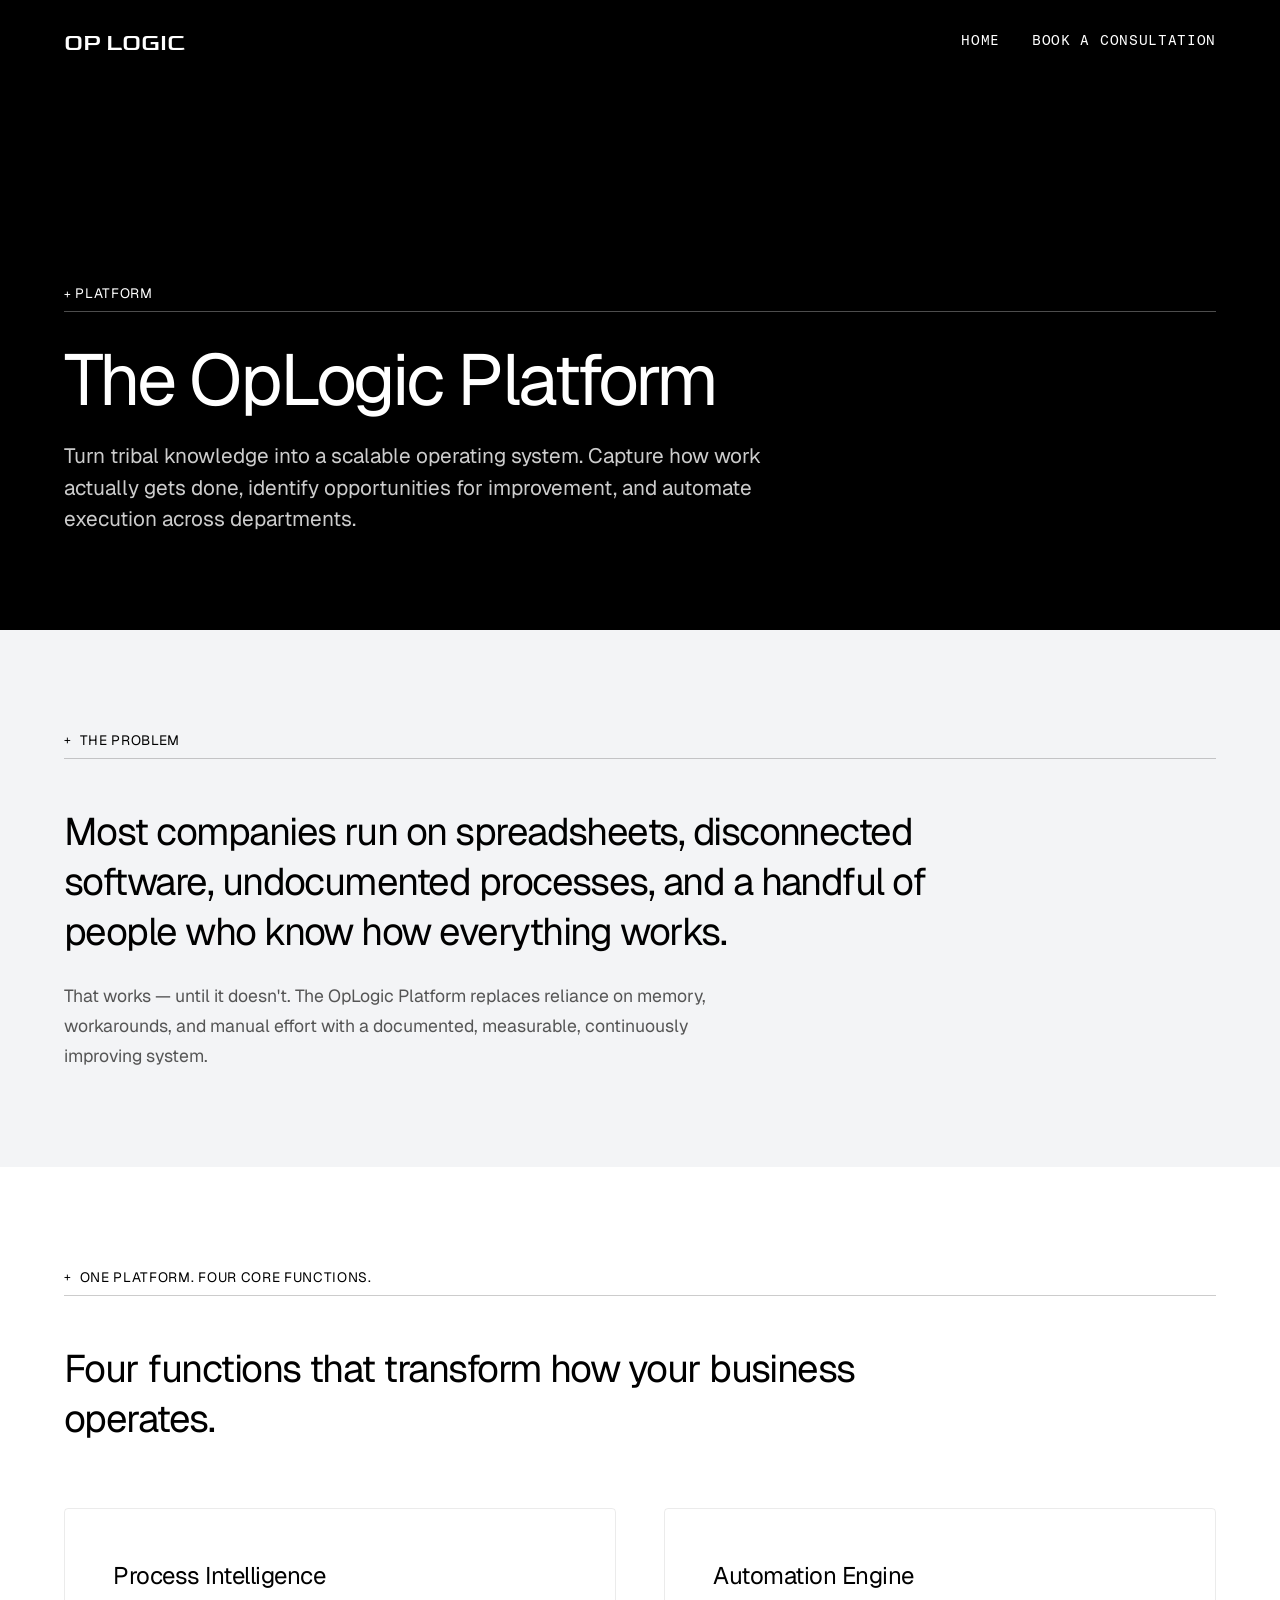
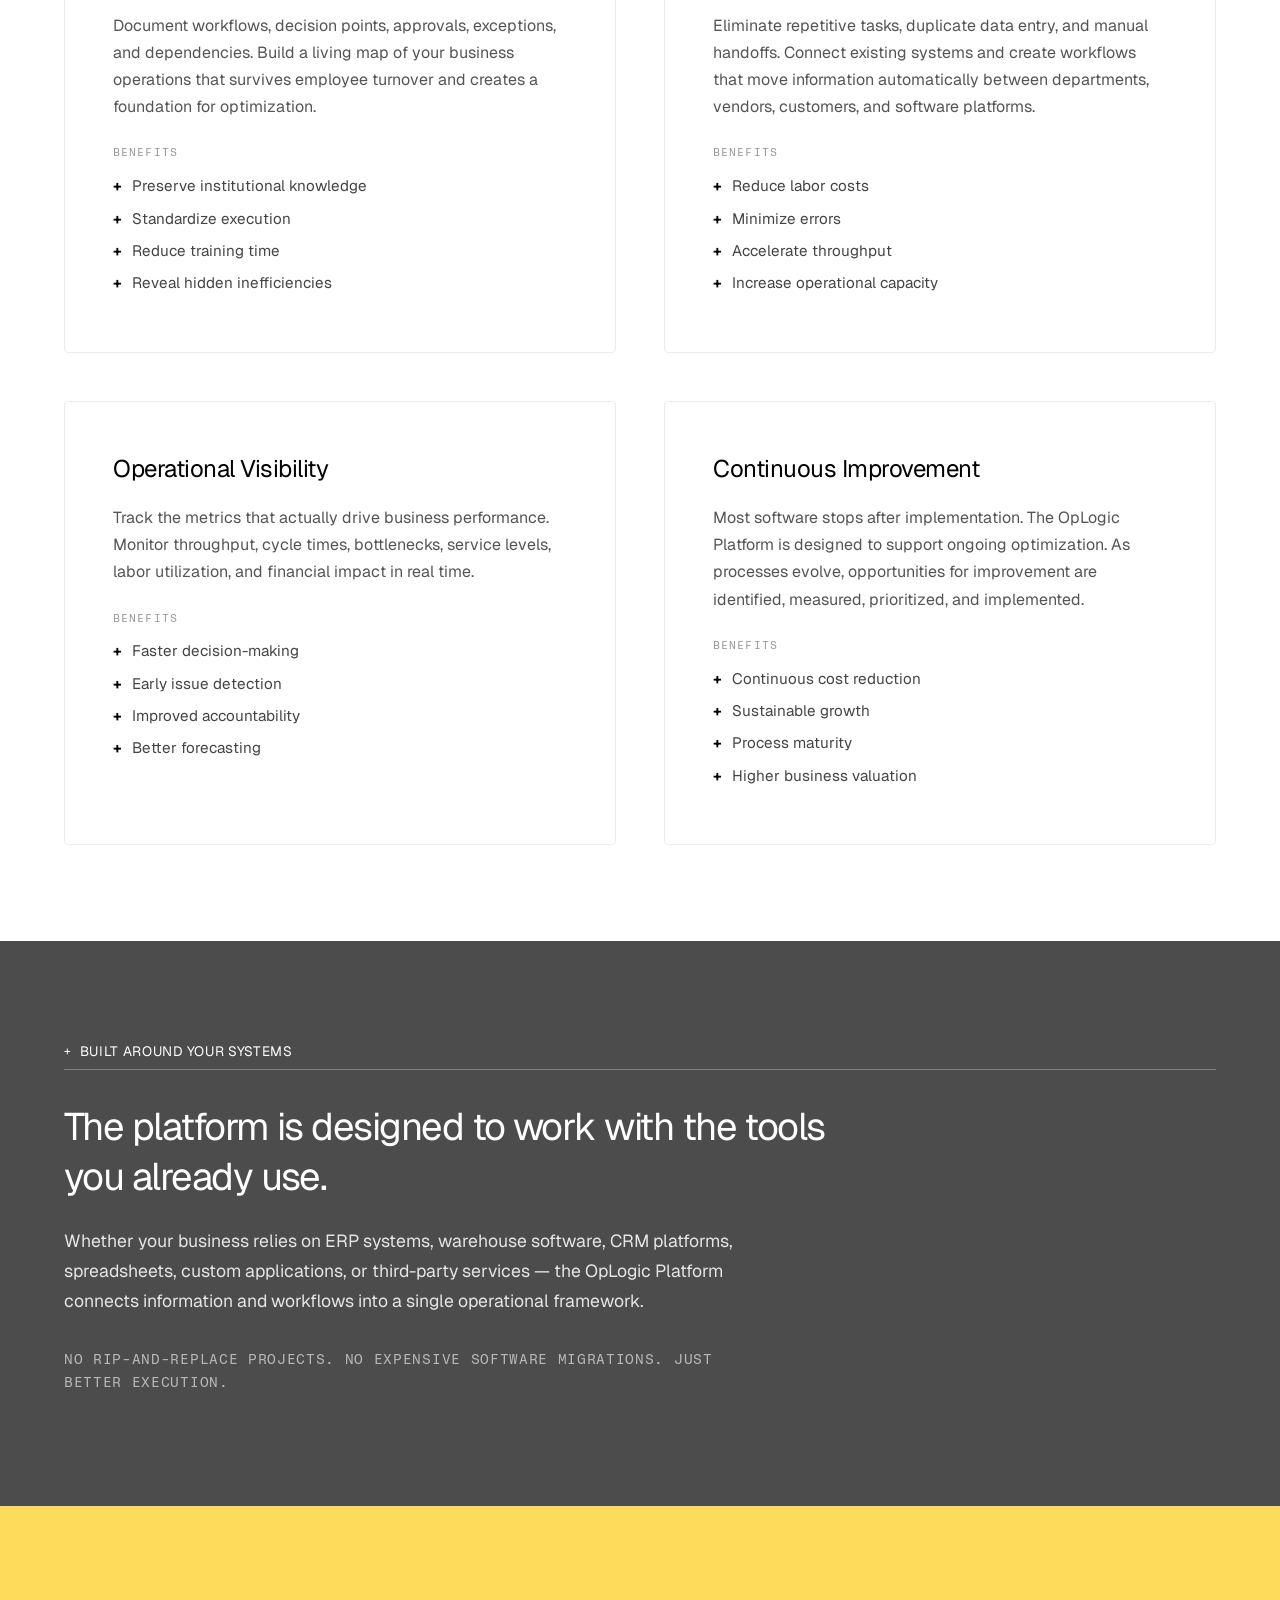
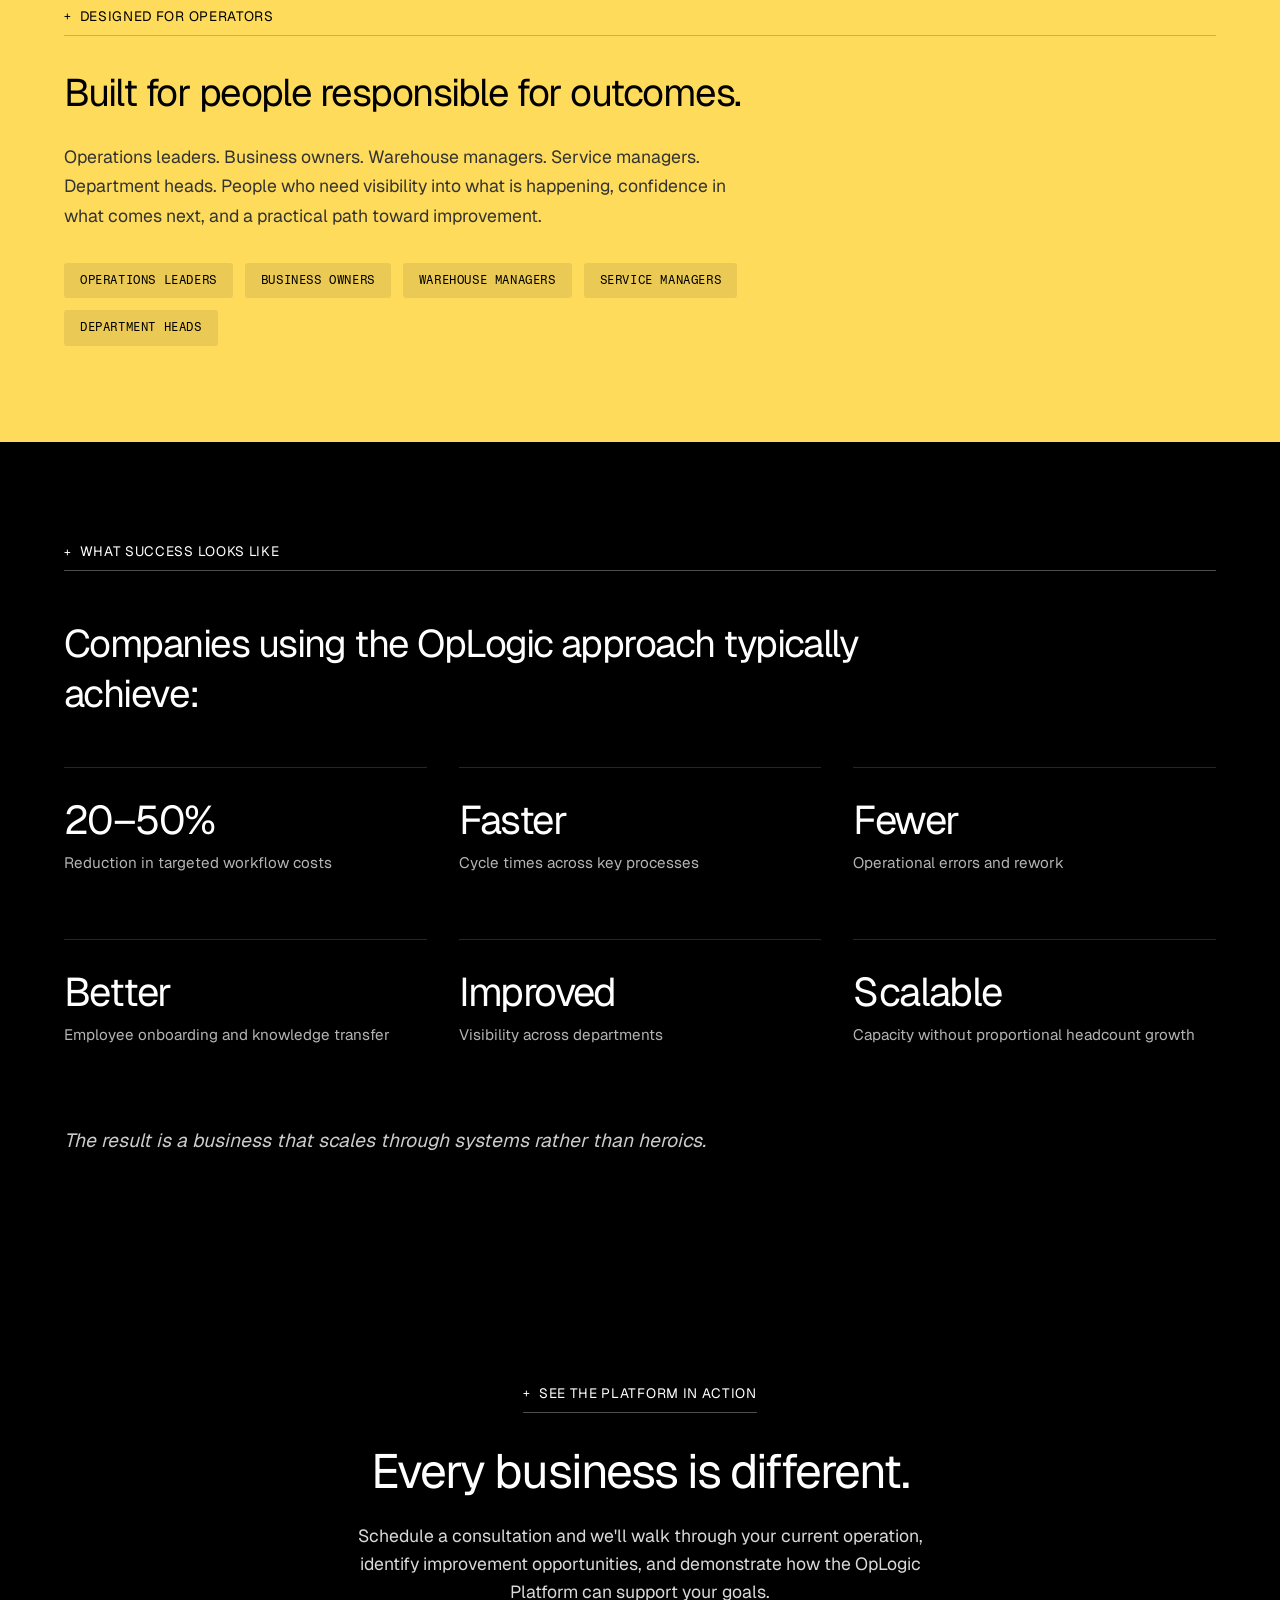
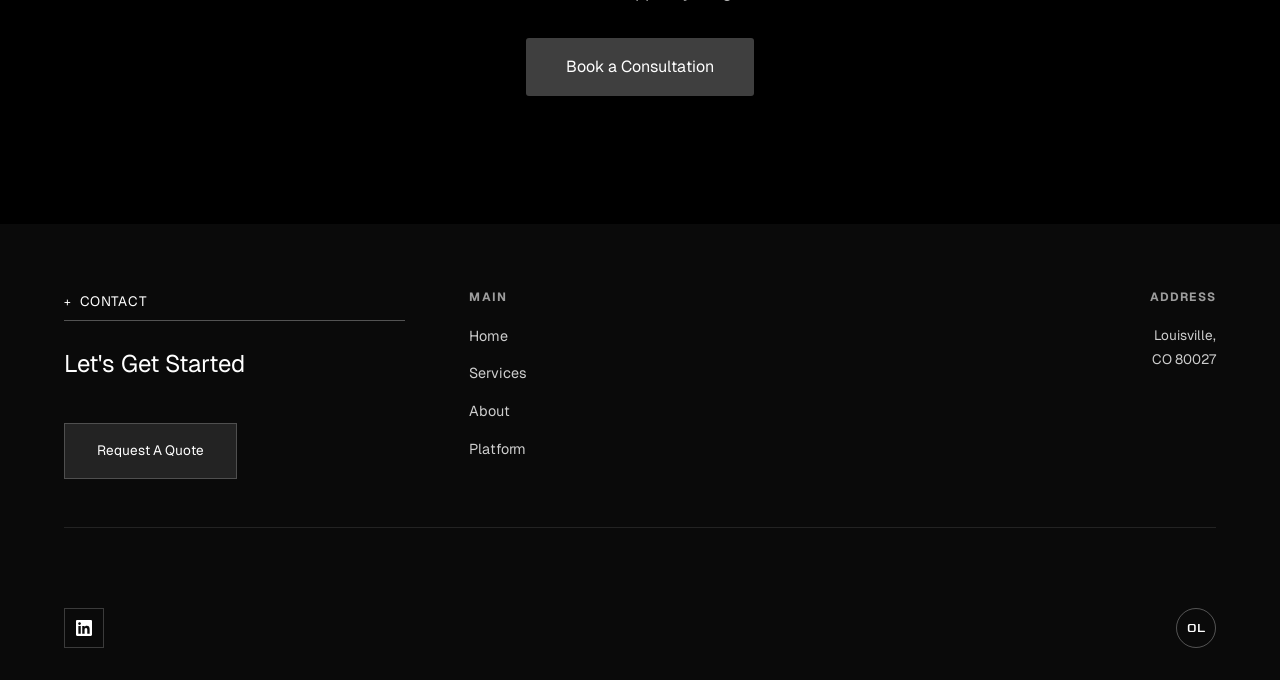
<file: platform.html>
<!DOCTYPE html>
<html lang="en">

<head>
  <meta charset="UTF-8">
  <meta name="viewport" content="width=device-width, initial-scale=1.0">
  <title>Platform — Op Logic</title>
  <link rel="canonical" href="https://www.operationallogic.com/platform.html">

  <!-- Google Fonts -->
  <link rel="preconnect" href="https://fonts.googleapis.com">
  <link rel="preconnect" href="https://fonts.gstatic.com" crossorigin>
  <link
    href="https://fonts.googleapis.com/css2?family=Geist:wght@300;400;500;600;700;800;900&family=Fragment+Mono:wght@400;700&family=Goldman:wght@400;700&display=swap"
    rel="stylesheet">
  <link rel="stylesheet" href="assets/style.css">

  <style>
    /* ===== PLATFORM-SPECIFIC STYLES ===== */

    /* Platform Hero */
    .platform-hero {
      position: relative;
      width: 100%;
      min-height: 70vh;
      display: flex;
      align-items: flex-end;
      padding-bottom: 4rem;
      overflow: hidden;
      background: var(--color-dark);
      color: var(--color-white);
    }

    .platform-hero-bg {
      position: absolute;
      top: -10%;
      left: 0;
      width: 100%;
      height: 120%;
      background: url('https://images.unsplash.com/photo-1551288049-bebda4e38f71?q=80&w=2070&auto=format&fit=crop') center/cover no-repeat;
      z-index: -2;
      transform: scale(1.15);
      transition: transform 1.8s cubic-bezier(0.22, 1, 0.36, 1);
    }

    .platform-hero.revealed .platform-hero-bg {
      transform: scale(1);
    }

    .platform-hero-overlay {
      position: absolute;
      top: 0;
      left: 0;
      width: 100%;
      height: 100%;
      background: rgba(0, 0, 0, 0.75);
      z-index: -1;
    }

    .platform-hero .container {
      position: relative;
      z-index: 1;
      max-width: var(--max-width);
      margin: 0 auto;
      padding: 0 4rem;
      width: 100%;
    }

    .platform-hero .breadcrumb {
      color: var(--color-white);
      margin-bottom: 2rem;
      display: inline-block;
      width: 100%;
    }

    .platform-hero .breadcrumb::after {
      background: rgba(255, 255, 255, 0.3);
    }

    .platform-hero h1 {
      font-family: 'Geist', sans-serif;
      font-size: 4.5rem;
      font-weight: 400;
      color: var(--color-white);
      line-height: 1;
      margin-bottom: 1.5rem;
      max-width: 900px;
      letter-spacing: -0.04em;
    }

    .platform-hero p {
      font-family: 'Geist', sans-serif;
      font-size: 1.3rem;
      font-weight: 400;
      color: rgba(255, 255, 255, 0.8);
      max-width: 700px;
      line-height: 1.5;
      margin-bottom: 2rem;
    }

    /* Problem Statement Section */
    .problem-statement {
      background: var(--color-light);
      color: var(--color-dark);
      padding: 6rem 0;
    }

    .problem-statement .container {
      max-width: var(--max-width);
      margin: 0 auto;
      padding: 0 4rem;
    }

    .problem-statement .breadcrumb {
      color: var(--color-dark);
      margin-bottom: 3rem;
      width: 100%;
    }

    .problem-statement .breadcrumb::after {
      background: rgba(0, 0, 0, 0.2);
    }

    .problem-statement h2 {
      font-family: 'Geist', sans-serif;
      font-size: 2.4rem;
      font-weight: 400;
      line-height: 1.3;
      max-width: 900px;
      margin-bottom: 1.5rem;
      letter-spacing: -0.04em;
    }

    .problem-statement p {
      font-size: 1.1rem;
      line-height: 1.7;
      max-width: 700px;
      color: #555;
    }

    /* Core Functions Section */
    .core-functions {
      background: var(--color-white);
      color: var(--color-dark);
      padding: 6rem 0;
    }

    .core-functions .container {
      max-width: var(--max-width);
      margin: 0 auto;
      padding: 0 4rem;
    }

    .core-functions .breadcrumb {
      color: var(--color-dark);
      margin-bottom: 3rem;
      width: 100%;
    }

    .core-functions .breadcrumb::after {
      background: rgba(0, 0, 0, 0.2);
    }

    .core-functions h2 {
      font-family: 'Geist', sans-serif;
      font-size: 2.4rem;
      font-weight: 400;
      line-height: 1.3;
      max-width: 900px;
      margin-bottom: 4rem;
      letter-spacing: -0.04em;
    }

    .functions-grid {
      display: grid;
      grid-template-columns: repeat(2, 1fr);
      gap: 3rem;
    }

    .function-card {
      padding: 3rem;
      border: 1px solid rgba(0, 0, 0, 0.08);
      border-radius: 4px;
      transition: transform 0.3s ease, box-shadow 0.3s ease, border-color 0.3s ease;
    }

    .function-card:hover {
      transform: translateY(-5px);
      box-shadow: 0 20px 40px rgba(0, 0, 0, 0.06);
      border-color: rgba(0, 0, 0, 0.15);
    }

    .function-card h3 {
      font-family: 'Geist', sans-serif;
      font-size: 1.5rem;
      font-weight: 400;
      margin-bottom: 1rem;
      letter-spacing: -0.02em;
    }

    .function-card .function-description {
      font-size: 1rem;
      line-height: 1.7;
      color: #555;
      margin-bottom: 1.5rem;
    }

    .function-card .benefits-label {
      font-family: 'Fragment Mono', monospace;
      font-size: 0.7rem;
      text-transform: uppercase;
      letter-spacing: 0.1em;
      color: #999;
      margin-bottom: 0.75rem;
      display: block;
    }

    .function-card ul {
      list-style: none;
      padding: 0;
    }

    .function-card ul li {
      font-size: 0.95rem;
      line-height: 1.6;
      color: #444;
      padding-left: 1.2rem;
      position: relative;
      margin-bottom: 0.5rem;
    }

    .function-card ul li::before {
      content: '+';
      position: absolute;
      left: 0;
      color: var(--color-dark);
      font-weight: 700;
    }

    /* Integration Section */
    .integration {
      position: relative;
      width: 100%;
      padding: 6rem 0;
      color: var(--color-white);
      overflow: hidden;
    }

    .integration-bg {
      position: absolute;
      top: -10%;
      left: 0;
      width: 100%;
      height: 120%;
      background: url('https://images.unsplash.com/photo-1558494949-ef010cbdcc31?q=80&w=2068&auto=format&fit=crop') center/cover no-repeat;
      z-index: -2;
      transform: scale(1.15);
      transition: transform 1.8s cubic-bezier(0.22, 1, 0.36, 1);
    }

    .integration.revealed .integration-bg {
      transform: scale(1);
    }

    .integration-overlay {
      position: absolute;
      top: 0;
      left: 0;
      width: 100%;
      height: 100%;
      background: rgba(0, 0, 0, 0.7);
      z-index: -1;
    }

    .integration .container {
      max-width: var(--max-width);
      margin: 0 auto;
      padding: 0 4rem;
      position: relative;
      z-index: 1;
    }

    .integration .breadcrumb {
      color: var(--color-white);
      margin-bottom: 2rem;
      width: 100%;
    }

    .integration .breadcrumb::after {
      background: rgba(255, 255, 255, 0.3);
    }

    .integration h2 {
      font-family: 'Geist', sans-serif;
      font-size: 2.4rem;
      font-weight: 400;
      line-height: 1.3;
      max-width: 800px;
      margin-bottom: 1.5rem;
      letter-spacing: -0.04em;
    }

    .integration p {
      font-size: 1.1rem;
      line-height: 1.7;
      max-width: 700px;
      opacity: 0.85;
      margin-bottom: 1rem;
    }

    .integration .no-replace {
      font-family: 'Fragment Mono', monospace;
      font-size: 0.85rem;
      text-transform: uppercase;
      letter-spacing: 0.05em;
      opacity: 0.6;
      margin-top: 2rem;
    }

    /* For Operators Section */
    .for-operators {
      background: var(--color-accent);
      color: var(--color-dark);
      padding: 6rem 0;
    }

    .for-operators .container {
      max-width: var(--max-width);
      margin: 0 auto;
      padding: 0 4rem;
    }

    .for-operators .breadcrumb {
      color: var(--color-dark);
      margin-bottom: 2rem;
      width: 100%;
    }

    .for-operators .breadcrumb::after {
      background: rgba(0, 0, 0, 0.2);
    }

    .for-operators h2 {
      font-family: 'Geist', sans-serif;
      font-size: 2.4rem;
      font-weight: 400;
      line-height: 1.3;
      max-width: 800px;
      margin-bottom: 1.5rem;
      letter-spacing: -0.04em;
    }

    .for-operators p {
      font-size: 1.1rem;
      line-height: 1.7;
      max-width: 700px;
      color: #333;
    }

    .operator-roles {
      display: flex;
      flex-wrap: wrap;
      gap: 0.75rem;
      margin-top: 2rem;
      max-width: 700px;
    }

    .operator-role {
      font-family: 'Fragment Mono', monospace;
      font-size: 0.75rem;
      text-transform: uppercase;
      letter-spacing: 0.05em;
      padding: 0.5rem 1rem;
      background: rgba(0, 0, 0, 0.08);
      border-radius: 3px;
    }

    /* Results Section */
    .results {
      background: var(--color-dark);
      color: var(--color-white);
      padding: 6rem 0;
    }

    .results .container {
      max-width: var(--max-width);
      margin: 0 auto;
      padding: 0 4rem;
    }

    .results .breadcrumb {
      color: var(--color-white);
      margin-bottom: 3rem;
      width: 100%;
    }

    .results .breadcrumb::after {
      background: rgba(255, 255, 255, 0.3);
    }

    .results h2 {
      font-family: 'Geist', sans-serif;
      font-size: 2.4rem;
      font-weight: 400;
      line-height: 1.3;
      max-width: 800px;
      margin-bottom: 3rem;
      letter-spacing: -0.04em;
    }

    .results-grid {
      display: grid;
      grid-template-columns: repeat(3, 1fr);
      gap: 2rem;
    }

    .result-item {
      padding: 2rem 0;
      border-top: 1px solid rgba(255, 255, 255, 0.15);
    }

    .result-stat {
      font-family: 'Geist', sans-serif;
      font-size: 2.5rem;
      font-weight: 400;
      line-height: 1;
      margin-bottom: 0.75rem;
      letter-spacing: -0.04em;
    }

    .result-label {
      font-size: 0.95rem;
      line-height: 1.5;
      opacity: 0.7;
    }

    .results .closing-line {
      font-size: 1.2rem;
      line-height: 1.5;
      max-width: 700px;
      margin-top: 3rem;
      opacity: 0.8;
      font-style: italic;
    }

    /* CTA Section */
    .platform-cta {
      position: relative;
      width: 100%;
      padding: 8rem 0;
      color: var(--color-white);
      text-align: center;
      overflow: hidden;
      background: var(--color-dark);
    }

    .platform-cta-bg {
      position: absolute;
      top: -10%;
      left: 0;
      width: 100%;
      height: 120%;
      background: url('https://images.unsplash.com/photo-1494412574643-ff11b0a5c1c3?q=80&w=2070&auto=format&fit=crop') center/cover no-repeat;
      z-index: -2;
      transform: scale(1.1);
      opacity: 0;
      transition: transform 2s cubic-bezier(0.22, 1, 0.36, 1), opacity 1.8s ease;
    }

    .platform-cta.revealed .platform-cta-bg {
      transform: scale(1);
      opacity: 1;
    }

    .platform-cta-overlay {
      position: absolute;
      top: 0;
      left: 0;
      width: 100%;
      height: 100%;
      background: rgba(0, 0, 0, 0.6);
      z-index: -1;
    }

    .platform-cta .container {
      max-width: var(--max-width);
      margin: 0 auto;
      padding: 0 4rem;
      position: relative;
      z-index: 1;
    }

    .platform-cta .breadcrumb {
      color: var(--color-white);
      margin-bottom: 2rem;
      justify-content: center;
    }

    .platform-cta h2 {
      font-family: 'Geist', sans-serif;
      font-size: 3rem;
      font-weight: 400;
      line-height: 1.1;
      margin-bottom: 1.5rem;
      letter-spacing: -0.04em;
    }

    .platform-cta p {
      font-size: 1.1rem;
      line-height: 1.6;
      max-width: 600px;
      margin: 0 auto 2rem;
      opacity: 0.85;
    }

    .btn-platform-cta {
      background: rgba(158, 158, 158, 0.4);
      color: var(--color-white);
      backdrop-filter: blur(5px);
      font-size: 1rem;
      padding: 1rem 2.5rem;
      border-radius: 3px;
    }

    .btn-platform-cta:hover {
      background: rgba(158, 158, 158, 0.6);
    }

    /* Responsive */
    @media (max-width: 992px) {
      .functions-grid {
        grid-template-columns: 1fr;
      }

      .results-grid {
        grid-template-columns: repeat(2, 1fr);
      }

      .platform-hero h1 {
        font-size: 3rem;
      }
    }

    @media (max-width: 768px) {
      .platform-hero {
        min-height: 60vh;
      }

      .platform-hero h1 {
        font-size: 2.5rem;
      }

      .problem-statement h2,
      .core-functions h2,
      .integration h2,
      .for-operators h2,
      .results h2,
      .platform-cta h2 {
        font-size: 1.8rem;
      }

      .results-grid {
        grid-template-columns: 1fr;
      }

      .function-card {
        padding: 2rem;
      }

      .platform-cta h2 {
        font-size: 2rem;
      }
    }

    @media (max-width: 480px) {

      .platform-hero .container,
      .problem-statement .container,
      .core-functions .container,
      .integration .container,
      .for-operators .container,
      .results .container,
      .platform-cta .container {
        padding: 0 1rem;
      }

      .platform-hero h1 {
        font-size: 2rem;
      }
    }
  </style>
</head>

<body>

  <!-- HEADER -->
  <header class="header" id="header">
    <div class="header-inner">
      <a href="index.html" class="header-logo">OP LOGIC</a>

      <nav class="header-nav" id="headerNav">
        <a href="index.html" class="nav-link">Home</a>
        <a href="contact.html" class="nav-link">Book a Consultation</a>
      </nav>
    </div>
  </header>

  <!-- PLATFORM HERO -->
  <section class="platform-hero" id="platform-hero">
    <div class="platform-hero-bg"></div>
    <div class="platform-hero-overlay"></div>
    <div class="container">
      <span class="breadcrumb hero-breadcrumb">Platform</span>
      <h1>The OpLogic Platform</h1>
      <p>Turn tribal knowledge into a scalable operating system. Capture how
        work actually gets done, identify opportunities for improvement, and
        automate execution across departments.</p>
    </div>
  </section>

  <!-- PROBLEM STATEMENT -->
  <section class="problem-statement" id="problem">
    <div class="container">
      <span class="breadcrumb breadcrumb-dark">The Problem</span>
      <h2>Most companies run on spreadsheets, disconnected software,
        undocumented processes, and a handful of people who know how everything
        works.</h2>
      <p>That works — until it doesn't. The OpLogic Platform replaces reliance
        on memory, workarounds, and manual effort with a documented, measurable,
        continuously improving system.</p>
    </div>
  </section>

  <!-- CORE FUNCTIONS -->
  <section class="core-functions" id="functions">
    <div class="container">
      <span class="breadcrumb breadcrumb-dark">One Platform. Four Core
        Functions.</span>
      <h2>Four functions that transform how your business operates.</h2>

      <div class="functions-grid">
        <div class="function-card">
          <h3>Process Intelligence</h3>
          <p class="function-description">Document workflows, decision points,
            approvals, exceptions, and dependencies. Build a living map of your
            business operations that survives employee turnover and creates a
            foundation for optimization.</p>
          <span class="benefits-label">Benefits</span>
          <ul>
            <li>Preserve institutional knowledge</li>
            <li>Standardize execution</li>
            <li>Reduce training time</li>
            <li>Reveal hidden inefficiencies</li>
          </ul>
        </div>

        <div class="function-card">
          <h3>Automation Engine</h3>
          <p class="function-description">Eliminate repetitive tasks, duplicate
            data entry, and manual handoffs. Connect existing systems and create
            workflows that move information automatically between departments,
            vendors, customers, and software platforms.</p>
          <span class="benefits-label">Benefits</span>
          <ul>
            <li>Reduce labor costs</li>
            <li>Minimize errors</li>
            <li>Accelerate throughput</li>
            <li>Increase operational capacity</li>
          </ul>
        </div>

        <div class="function-card">
          <h3>Operational Visibility</h3>
          <p class="function-description">Track the metrics that actually drive
            business performance. Monitor throughput, cycle times, bottlenecks,
            service levels, labor utilization, and financial impact in real
            time.</p>
          <span class="benefits-label">Benefits</span>
          <ul>
            <li>Faster decision-making</li>
            <li>Early issue detection</li>
            <li>Improved accountability</li>
            <li>Better forecasting</li>
          </ul>
        </div>

        <div class="function-card">
          <h3>Continuous Improvement</h3>
          <p class="function-description">Most software stops after
            implementation. The OpLogic Platform is designed to support ongoing
            optimization. As processes evolve, opportunities for improvement are
            identified, measured, prioritized, and implemented.</p>
          <span class="benefits-label">Benefits</span>
          <ul>
            <li>Continuous cost reduction</li>
            <li>Sustainable growth</li>
            <li>Process maturity</li>
            <li>Higher business valuation</li>
          </ul>
        </div>
      </div>
    </div>
  </section>

  <!-- INTEGRATION -->
  <section class="integration" id="integration">
    <div class="integration-bg"></div>
    <div class="integration-overlay"></div>
    <div class="container">
      <span class="breadcrumb">Built Around Your Systems</span>
      <h2>The platform is designed to work with the tools you already use.</h2>
      <p>Whether your business relies on ERP systems, warehouse software, CRM
        platforms, spreadsheets, custom applications, or third-party services —
        the OpLogic Platform connects information and workflows into a single
        operational framework.</p>
      <p class="no-replace">No rip-and-replace projects. No expensive software
        migrations. Just better execution.</p>
    </div>
  </section>

  <!-- FOR OPERATORS -->
  <section class="for-operators" id="operators">
    <div class="container">
      <span class="breadcrumb breadcrumb-dark">Designed for Operators</span>
      <h2>Built for people responsible for outcomes.</h2>
      <p>Operations leaders. Business owners. Warehouse managers. Service
        managers. Department heads. People who need visibility into what is
        happening, confidence in what comes next, and a practical path toward
        improvement.</p>
      <div class="operator-roles">
        <span class="operator-role">Operations Leaders</span>
        <span class="operator-role">Business Owners</span>
        <span class="operator-role">Warehouse Managers</span>
        <span class="operator-role">Service Managers</span>
        <span class="operator-role">Department Heads</span>
      </div>
    </div>
  </section>

  <!-- RESULTS -->
  <section class="results" id="results">
    <div class="container">
      <span class="breadcrumb">What Success Looks Like</span>
      <h2>Companies using the OpLogic approach typically achieve:</h2>

      <div class="results-grid">
        <div class="result-item">
          <div class="result-stat">20–50%</div>
          <div class="result-label">Reduction in targeted workflow costs</div>
        </div>
        <div class="result-item">
          <div class="result-stat">Faster</div>
          <div class="result-label">Cycle times across key processes</div>
        </div>
        <div class="result-item">
          <div class="result-stat">Fewer</div>
          <div class="result-label">Operational errors and rework</div>
        </div>
        <div class="result-item">
          <div class="result-stat">Better</div>
          <div class="result-label">Employee onboarding and knowledge transfer
          </div>
        </div>
        <div class="result-item">
          <div class="result-stat">Improved</div>
          <div class="result-label">Visibility across departments</div>
        </div>
        <div class="result-item">
          <div class="result-stat">Scalable</div>
          <div class="result-label">Capacity without proportional headcount
            growth</div>
        </div>
      </div>

      <p class="closing-line">The result is a business that scales through
        systems rather than heroics.</p>
    </div>
  </section>

  <!-- CTA -->
  <section class="platform-cta" id="cta">
    <div class="platform-cta-bg"></div>
    <div class="platform-cta-overlay"></div>
    <div class="container">
      <span class="breadcrumb">See the Platform in Action</span>
      <h2>Every business is different.</h2>
      <p>Schedule a consultation and we'll walk through your current operation,
        identify improvement opportunities, and demonstrate how the OpLogic
        Platform can support your goals.</p>
      <a href="contact.html" class="btn btn-platform-cta">Book a
        Consultation</a>
    </div>
  </section>

  <!-- FOOTER -->
  <footer class="footer" id="contact">
    <div class="footer-inner">
      <div class="footer-top">
        <div class="footer-section">
          <span class="breadcrumb">Contact</span>
          <h4>Let's Get Started</h4>
          <div class="footer-cta">
            <a href="contact.html" class="btn">Request A Quote</a>
          </div>
        </div>

        <div class="footer-section footer-menu">
          <div style="display: flex; gap: 4rem;">
            <div>
              <h5>Main</h5>
              <ul>
                <li><a href="index.html">Home</a></li>
                <li><a href="index.html#what-we-do">Services</a></li>
                <li><a href="#">About</a></li>
                <li><a href="platform.html">Platform</a></li>
              </ul>
            </div>
          </div>
        </div>

        <div class="footer-section footer-address">
          <h5>Address</h5>
          <p>
            Louisville,<br>
            CO 80027
          </p>
        </div>
      </div>

      <div class="footer-bottom">
        <div class="footer-social">
          <a href="https://www.linkedin.com/company/oplogic-limited/"
            class="social-link" aria-label="LinkedIn">
            <svg width="16" height="16" viewBox="0 0 24 24" fill="currentColor">
              <path
                d="M20.447 20.452h-3.554v-5.569c0-1.328-.027-3.037-1.852-3.037-1.853 0-2.136 1.445-2.136 2.939v5.667H9.351V9h3.414v1.561h.046c.477-.9 1.637-1.85 3.37-1.85 3.601 0 4.267 2.37 4.267 5.455v6.286zM5.337 7.433c-1.144 0-2.063-.926-2.063-2.065 0-1.138.92-2.063 2.063-2.063 1.14 0 2.064.925 2.064 2.063 0 1.139-.925 2.065-2.064 2.065zm1.782 13.019H3.555V9h3.564v11.452zM22.225 0H1.771C.792 0 0 .774 0 1.729v20.542C0 23.227.792 24 1.771 24h20.451C23.2 24 24 23.227 24 22.271V1.729C24 .774 23.2 0 22.222 0h.003z" />
            </svg>
          </a>
        </div>
        <div class="footer-logo">OL</div>
      </div>
    </div>
  </footer>

  <script>
    // Header scroll effect
    const header = document.getElementById('header');
    const hero = document.getElementById('platform-hero');

    window.addEventListener('scroll', () => {
      const heroBottom = hero.offsetTop + hero.offsetHeight;
      if (window.scrollY > heroBottom - 100) {
        header.classList.add('scrolled');
      } else {
        header.classList.remove('scrolled');
      }
    });

    // Smooth scroll for anchor links
    document.querySelectorAll('a[href^="#"]').forEach(anchor => {
      anchor.addEventListener('click', function (e) {
        e.preventDefault();
        const target = document.querySelector(this.getAttribute('href'));
        if (target) {
          target.scrollIntoView({
            behavior: 'smooth',
            block: 'start'
          });
        }
      });
    });

    // Intersection Observer for fade-in animations
    const observerOptions = {
      threshold: 0.1,
      rootMargin: '0px 0px -50px 0px'
    };

    const observer = new IntersectionObserver((entries) => {
      entries.forEach(entry => {
        if (entry.isIntersecting) {
          entry.target.classList.add('animate-in');
        }
      });
    }, observerOptions);

    document.querySelectorAll('section').forEach(section => {
      observer.observe(section);
    });

    // Intersection Observer for background image reveal effects
    const revealOptions = {
      threshold: 0.15,
      rootMargin: '0px 0px -100px 0px'
    };

    const revealObserver = new IntersectionObserver((entries) => {
      entries.forEach(entry => {
        if (entry.isIntersecting) {
          entry.target.classList.add('revealed');
        }
      });
    }, revealOptions);

    // Observe sections with background images
    document.querySelectorAll('.platform-hero, .integration, .platform-cta').forEach(section => {
      revealObserver.observe(section);
    });
  </script>

</body>

<!-- Google tag (gtag.js) -->
<script async
  src="https://www.googletagmanager.com/gtag/js?id=G-ZCMZN5CDNJ"></script>
<script>
  window.dataLayer = window.dataLayer || [];
  function gtag() { dataLayer.push(arguments); }
  gtag('js', new Date());
  gtag('config', 'G-ZCMZN5CDNJ');
</script>

</html>
</file>
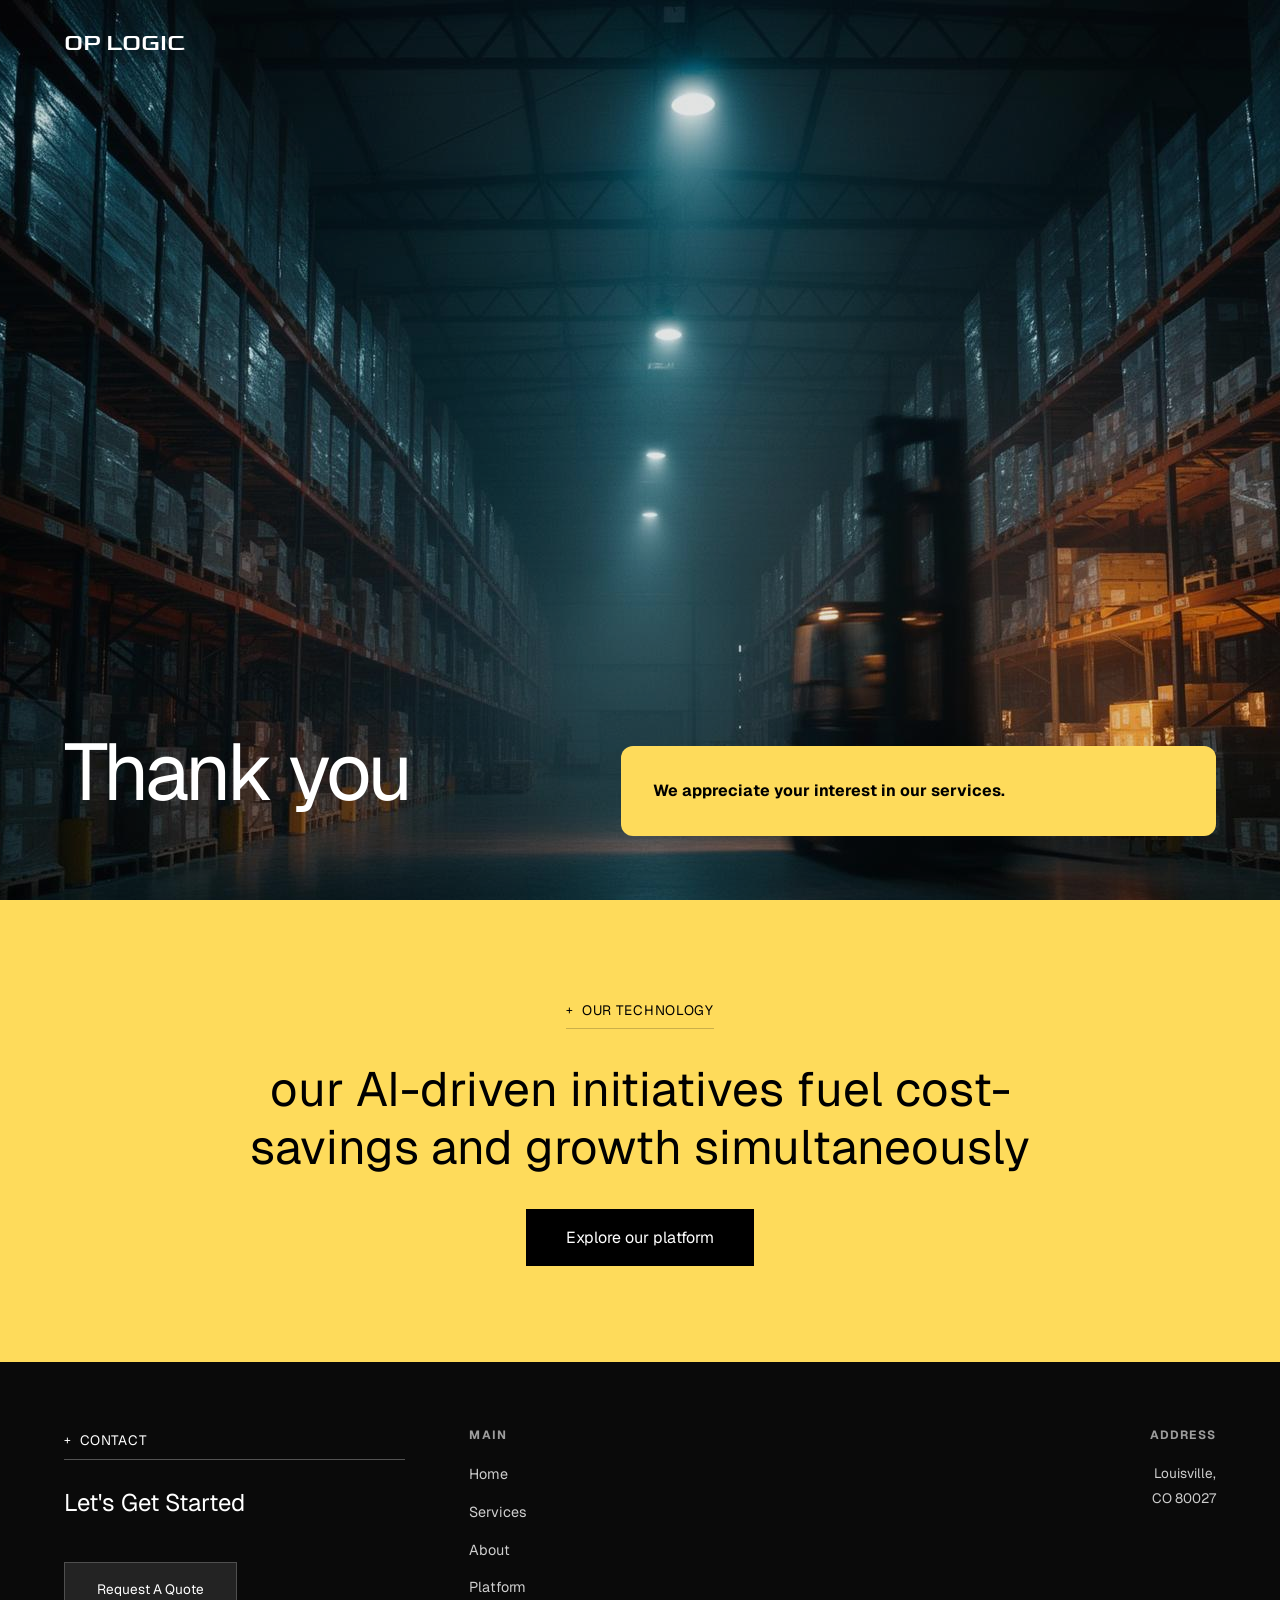
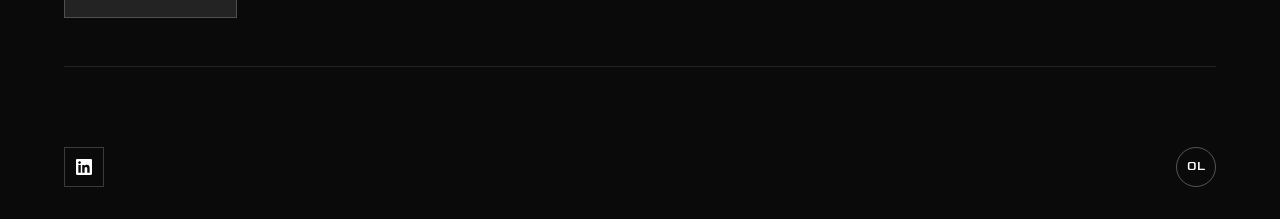
<file: thank-you.html>
<!DOCTYPE html>
<html lang="en">

<head>
  <meta charset="UTF-8">
  <meta name="viewport" content="width=device-width, initial-scale=1.0">
  <title>Op Logic - Logistics Solutions</title>

  <!-- Google Fonts -->
  <link rel="preconnect" href="https://fonts.googleapis.com">
  <link rel="preconnect" href="https://fonts.gstatic.com" crossorigin>
  <link
    href="https://fonts.googleapis.com/css2?family=Geist:wght@300;400;500;600;700;800;900&family=Fragment+Mono:wght@400;700&family=Goldman:wght@400;700&display=swap"
    rel="stylesheet">
  <link rel="stylesheet" href="assets/style.css">

</head>

<body id="contact">

  <!-- HEADER -->
  <header class="header" id="header">
    <div class="header-inner">
      <a href="index.html" class="header-logo">OP LOGIC</a>

      <p>&nbsp;</p>
    </div>
  </header>

  <!-- HERO SECTION -->
  <section class="hero" id="hero">
    <div class="hero-bg parallax-bg"></div>
    <div class="hero-overlay"></div>
    <div class="hero-content">
      <style>
        .hero-content-all {
          display: flex;
          gap: 2rem;
          position: relative;
          place-items: flex-end;
          margin-top: 4rem;
          flex: auto;
        }

        #contact .hero h1 {
          flex: auto;
        }

        .hero-content-right {
          flex: auto;
        }

        .btn-gtw {
          background-color: var(--color-accent);
          color: var(--color-dark);
          border: 1px solid var(--color-dark);


          border-radius: 6px;
          font-weight: bold;
        }

        .btn-gtw:hover {
          background-color: var(--color-dark);
          color: var(--color-accent);
        }

        @media (max-width: 992px) {
          .hero {
            padding: 4rem 0 2rem;
          }

          .hero-content {
            padding: 0 1rem;
          }

          .hero-content-all {
            flex-direction: column;
            gap: 0;
            place-items: flex-start;
          }

          .hero-content-right {
            padding-left: 0;
          }
        }
      </style>
      <div class="hero-content-all">
        <h1>Thank you</h1>
        <div class="hero-content-right">
          <p class="thank-you-note">We appreciate your interest in our services.</p>
        </div>
      </div>
    </div>
  </section>

  <!-- OUR TECHNOLOGY SECTION -->
  <section class="technology" id="technology">
    <div class="container">
      <span class="breadcrumb breadcrumb-dark">Our Technology</span>
      <h2>our AI-driven initiatives fuel cost-savings and growth simultaneously
      </h2>
      <a href="#" class="btn btn-tech">Explore our platform</a>
    </div>
  </section>

  <!-- FOOTER -->
  <footer class="footer" id="contact">
    <div class="footer-inner">
      <div class="footer-top">
        <div class="footer-section">
          <span class="breadcrumb">Contact</span>
          <h4>Let's Get Started</h4>
          <div class="footer-cta">
            <a href="#quote" class="btn">Request A Quote</a>
          </div>
        </div>

        <div class="footer-section footer-menu">
          <div style="display: flex; gap: 4rem;">
            <div>
              <h5>Main</h5>
              <ul>
                <li><a href="#hero">Home</a></li>
                <li><a href="#what-we-do">Services</a></li>
                <li><a href="#">About</a></li>
                <li><a href="#technology">Platform</a></li>
              </ul>
            </div>
          </div>
        </div>

        <div class="footer-section footer-address">
          <h5>Address</h5>
          <p>
            Louisville,<br>
            CO 80027
          </p>
        </div>
      </div>

      <div class="footer-bottom">
        <div class="footer-social">
          <a href="https://www.linkedin.com/company/oplogic-limited/"
            class="social-link" aria-label="LinkedIn">
            <svg width="16" height="16" viewBox="0 0 24 24" fill="currentColor">
              <path
                d="M20.447 20.452h-3.554v-5.569c0-1.328-.027-3.037-1.852-3.037-1.853 0-2.136 1.445-2.136 2.939v5.667H9.351V9h3.414v1.561h.046c.477-.9 1.637-1.85 3.37-1.85 3.601 0 4.267 2.37 4.267 5.455v6.286zM5.337 7.433c-1.144 0-2.063-.926-2.063-2.065 0-1.138.92-2.063 2.063-2.063 1.14 0 2.064.925 2.064 2.063 0 1.139-.925 2.065-2.064 2.065zm1.782 13.019H3.555V9h3.564v11.452zM22.225 0H1.771C.792 0 0 .774 0 1.729v20.542C0 23.227.792 24 1.771 24h20.451C23.2 24 24 23.227 24 22.271V1.729C24 .774 23.2 0 22.222 0h.003z" />
            </svg>
          </a>
          <!-- <a href="#" class="social-link" aria-label="X (Twitter)">
                        <svg width="16" height="16" viewBox="0 0 24 24" fill="currentColor"><path d="M18.244 2.25h3.308l-7.227 8.26 8.502 11.24H16.17l-5.214-6.817L4.99 21.75H1.68l7.73-8.835L1.254 2.25H8.08l4.713 6.231zm-1.161 17.52h1.833L7.084 4.126H5.117z"/></svg>
                    </a>
                    <a href="#" class="social-link" aria-label="Instagram">
                        <svg width="16" height="16" viewBox="0 0 24 24" fill="currentColor"><path d="M12 2.163c3.204 0 3.584.012 4.85.07 3.252.148 4.771 1.691 4.919 4.919.058 1.265.069 1.645.069 4.849 0 3.205-.012 3.584-.069 4.849-.149 3.225-1.664 4.771-4.919 4.919-1.266.058-1.644.07-4.85.07-3.204 0-3.584-.012-4.849-.07-3.26-.149-4.771-1.699-4.919-4.92-.058-1.265-.07-1.644-.07-4.849 0-3.204.013-3.583.07-4.849.149-3.227 1.664-4.771 4.919-4.919 1.266-.057 1.645-.069 4.849-.069zM12 0C8.741 0 8.333.014 7.053.072 2.695.272.273 2.69.073 7.052.014 8.333 0 8.741 0 12c0 3.259.014 3.668.072 4.948.2 4.358 2.618 6.78 6.98 6.98C8.333 23.986 8.741 24 12 24c3.259 0 3.668-.014 4.948-.072 4.354-.2 6.782-2.618 6.979-6.98.059-1.28.073-1.689.073-4.948 0-3.259-.014-3.667-.072-4.947-.196-4.354-2.617-6.78-6.979-6.98C15.668.014 15.259 0 12 0zm0 5.838a6.162 6.162 0 100 12.324 6.162 6.162 0 000-12.324zM12 16a4 4 0 110-8 4 4 0 010 8zm6.406-11.845a1.44 1.44 0 100 2.881 1.44 1.44 0 000-2.881z"/></svg>
                    </a>
                    <a href="#" class="social-link" aria-label="YouTube">
                        <svg width="16" height="16" viewBox="0 0 24 24" fill="currentColor"><path d="M23.498 6.186a3.016 3.016 0 00-2.122-2.136C19.505 3.545 12 3.545 12 3.545s-7.505 0-9.377.505A3.017 3.017 0 00.502 6.186C0 8.07 0 12 0 12s0 3.93.502 5.814a3.016 3.016 0 002.122 2.136c1.871.505 9.376.505 9.376.505s7.505 0 9.377-.505a3.015 3.015 0 002.122-2.136C24 15.93 24 12 24 12s0-3.93-.502-5.814zM9.545 15.568V8.432L15.818 12l-6.273 3.568z"/></svg>
                    </a> -->
        </div>
        <div class="footer-logo">OL</div>
      </div>
    </div>
  </footer>

  <script>
    // Header scroll effect
    const header = document.getElementById('header');
    const hero = document.getElementById('hero');

    window.addEventListener('scroll', () => {
      const heroBottom = hero.offsetTop + hero.offsetHeight;
      if (window.scrollY > heroBottom - 100) {
        header.classList.add('scrolled');
      } else {
        header.classList.remove('scrolled');
      }
    });



    // Smooth scroll for anchor links
    document.querySelectorAll('a[href^="#"]').forEach(anchor => {
      anchor.addEventListener('click', function (e) {
        e.preventDefault();
        const target = document.querySelector(this.getAttribute('href'));
        if (target) {
          target.scrollIntoView({
            behavior: 'smooth',
            block: 'start'
          });
        }
      });
    });

    // Parallax scroll effect
    const parallaxElements = document.querySelectorAll('.parallax-bg');

    function updateParallax() {
      const scrollY = window.scrollY;
      const windowHeight = window.innerHeight;

      parallaxElements.forEach(el => {
        const section = el.closest('section');
        if (!section) return;

        const rect = section.getBoundingClientRect();
        const sectionTop = rect.top + scrollY;
        const sectionHeight = rect.height;

        // Only calculate if section is in or near viewport
        if (rect.bottom > -windowHeight && rect.top < windowHeight * 2) {
          const relativeScroll = scrollY - sectionTop + windowHeight;
          const parallaxOffset = relativeScroll * 0.15;
          el.style.transform = `translate3d(0, ${parallaxOffset}px, 0)`;
        }
      });

      requestAnimationFrame(updateParallax);
    }

    // Start parallax loop
    requestAnimationFrame(updateParallax);

    // Intersection Observer for fade-in animations
    const observerOptions = {
      threshold: 0.1,
      rootMargin: '0px 0px -50px 0px'
    };

    const observer = new IntersectionObserver((entries) => {
      entries.forEach(entry => {
        if (entry.isIntersecting) {
          entry.target.classList.add('animate-in');
        }
      });
    }, observerOptions);

    document.querySelectorAll('section').forEach(section => {
      observer.observe(section);
    });

    // Intersection Observer for background image reveal effects
    const revealOptions = {
      threshold: 0.15,
      rootMargin: '0px 0px -100px 0px'
    };

    const revealObserver = new IntersectionObserver((entries) => {
      entries.forEach(entry => {
        if (entry.isIntersecting) {
          entry.target.classList.add('revealed');
          // Optionally unobserve after reveal to prevent re-triggering
          // revealObserver.unobserve(entry.target);
        }
      });
    }, revealOptions);

    // Observe sections with background images
    document.querySelectorAll('.hero, .banner, .how-we-work, .get-to-work').forEach(section => {
      revealObserver.observe(section);
    });

    // Subtle parallax on scroll for background images
    let ticking = false;

    function updateParallax() {
      const scrollY = window.scrollY;
      const windowHeight = window.innerHeight;

      document.querySelectorAll('.hero, .banner, .how-we-work, .get-to-work').forEach(section => {
        const rect = section.getBoundingClientRect();
        const sectionTop = rect.top;
        const sectionHeight = rect.height;

        // Only apply parallax when section is in view
        if (sectionTop < windowHeight && sectionTop > -sectionHeight) {
          const progress = (windowHeight - sectionTop) / (windowHeight + sectionHeight);
          const bg = section.querySelector('[class$="-bg"]');

          if (bg && section.classList.contains('revealed')) {
            const parallaxAmount = (progress - 0.5) * 40; // -20px to +20px
            bg.style.transform = `translateY(${parallaxAmount}px) scale(1)`;
          }
        }
      });

      ticking = false;
    }

    window.addEventListener('scroll', () => {
      if (!ticking) {
        requestAnimationFrame(updateParallax);
        ticking = true;
      }
    });
  </script>
</body>
<!-- Google tag (gtag.js) -->
<script async
  src="https://www.googletagmanager.com/gtag/js?id=G-ZCMZN5CDNJ"></script>
<script>
  window.dataLayer = window.dataLayer || [];
  function gtag() { dataLayer.push(arguments); }
  gtag('js', new Date());

  gtag('config', 'G-ZCMZN5CDNJ');
</script>

</html>
</file>
<file: assets/style.css>
/* ===== CSS RESET & BASE ===== */
        *, *::before, *::after {
            margin: 0;
            padding: 0;
            box-sizing: border-box;
        }

        :root {
            --max-width: 1800px;
            --font-base: 16px;
            --color-dark: #000;
            --color-light: #f3f4f6;
            --color-accent: #fedb5b;
            --color-white: #fff;
        }

        html {
            font-size: var(--font-base);
            scroll-behavior: smooth;
        }

        body {
            font-family: 'Geist', sans-serif;
            font-size: 1rem;
            font-weight: 400;
            line-height: 1.6;
            color: var(--color-dark);
            overflow-x: hidden;
            -webkit-font-smoothing: antialiased;
        }

        /* ===== UTILITY ===== */
        .container {
            width: 100%;
            max-width: var(--max-width);
            margin: 0 auto;
            padding: 0 4rem;
        }

        .breadcrumb {
            font-size: 0.85rem;
            text-transform: uppercase;
            letter-spacing: 0.05em;
            display: inline-flex;
            align-items: center;
            gap: 0.5rem;
            position: relative;
            padding-bottom: 0.5rem;
        }

        .breadcrumb::after {
            content: '';
            position: absolute;
            bottom: 0;
            left: 0;
            width: 100%;
            height: 1px;
            background: rgba(255, 255, 255, 0.3);
        }

        .breadcrumb-dark::after {
            background: rgba(0, 0, 0, 0.2);
        }

        .breadcrumb::before {
            content: '+  ';
            font-size: 0.75rem;
        }

        /* ===== HEADER ===== */
        .header {
            position: fixed;
            top: 0;
            left: 0;
            width: 100%;
            z-index: 1000;
            transition: all 0.4s ease;
            padding: 1.5rem 0;
        }

        .header-inner {
            display: flex;
            justify-content: space-between;
            align-items: center;
            max-width: var(--max-width);
            margin: 0 auto;
            padding: 0 4rem;
        }
        @media (max-width: 992px) {
            .header-inner {
                padding: 0 1rem;
            }
        }

        .header-logo {
            font-family: 'Goldman', cursive;
            font-size: 1.5rem;
            font-weight: 400;
            color: var(--color-white);
            text-decoration: none;
            transition: color 0.4s ease;
        }

        .header-nav {
            display: flex;
            align-items: center;
            gap: 2rem;
        }

        /* Left-to-right hover animation for Request a Quote */
        .nav-link {
            font-family: 'Fragment Mono', monospace;
            font-size: 0.85rem;
            font-weight: 400;
            text-transform: uppercase;
            letter-spacing: 0.05em;
            color: var(--color-white);
            text-decoration: none;
            position: relative;
            padding-bottom: 4px;
            transition: color 0.4s ease;
        }

        .nav-link::after {
            content: '';
            position: absolute;
            bottom: 0;
            left: 0;
            width: 0;
            height: 1px;
            background: currentColor;
            transition: width 0.3s ease;
        }

        .nav-link:hover::after {
            width: 100%;
        }

        /* Hamburger menu */


        /* Scrolled state */
        .header.scrolled {
            background: rgb(243, 244, 246);
            box-shadow: 0 2px 20px rgba(0,0,0,0.05);
        }

        .header.scrolled .header-logo,
        .header.scrolled .nav-link {
            color: var(--color-dark);
        }

        .header.scrolled .hamburger span {
            background: var(--color-dark);
        }

        /* ===== HERO SECTION ===== */
        .hero {
            position: relative;
            width: 100%;
            min-height: 100vh;
            display: flex;
            align-items: flex-end;
            padding-bottom: 4rem;
            overflow: hidden;
        }

        .hero-bg {
            position: absolute;
            top: -10%;
            left: 0;
            width: 100%;
            height: 120%;
            background: url('hero-warehouse-DDwQNElX.jpg') center/cover no-repeat;
            z-index: -2;
        }

        .hero-overlay {
            position: absolute;
            top: 0;
            left: 0;
            width: 100%;
            height: 100%;
            background: rgba(0, 0, 0, 0.1);
            z-index: -1;
        }

        .hero-content {
            position: relative;
            z-index: 1;
            max-width: var(--max-width);
            margin: 0 auto;
            padding: 0 4rem;
            width: 100%;
        }

        .hero-breadcrumb {
            color: var(--color-white);
            margin-bottom: 2rem;
            display: inline-block;
            width: 100%;
        }

        .hero-breadcrumb::after {
            background: rgba(255, 255, 255, 0.3);
        }

        .hero h1 {
            font-family: 'Geist', sans-serif;
            font-size: 5rem;
            font-weight: 400;
            color: var(--color-white);
            line-height: 1;
            margin-bottom: 1.5rem;
            max-width: 900px;
            letter-spacing: -0.04em;
        }

        .hero-subtitle {
            font-family: 'Geist', sans-serif;
            font-size: 1.4rem;
            font-weight: 400;
            color: var(--color-white);
            margin-bottom: 2rem;
            max-width: 600px;
            line-height: 1.5;
        }

        .btn {
            display: inline-flex;
            align-items: center;
            justify-content: center;
            padding: 1rem 2rem;
            font-family: 'Geist', sans-serif;
            font-weight: 400;
            font-size: 0.85rem;
            text-decoration: none;
            border: none;
            cursor: pointer;
            transition: all 0.3s ease;
        }

        .btn-hero {
            background: rgba(158, 158, 158, 0.4);
            color: var(--color-white);
            backdrop-filter: blur(5px);
            border-radius: 3px;
        }

        .btn-hero:hover {
            background: rgba(158, 158, 158, 0.6);
            transform: translateY(-2px);
        }

        /* ===== WHAT WE DO SECTION ===== */
        .what-we-do {
            background: var(--color-light);
            color: var(--color-dark);
            padding: 6rem 0;
        }

        .what-we-do .breadcrumb {
            color: var(--color-dark);
            margin-bottom: 3rem;
            width: 100%;
        }

        .what-we-do .breadcrumb::after {
            background: rgba(0, 0, 0, 0.2);
        }

        .what-we-do h3 {
            font-family: 'Geist', sans-serif;
            font-size: 2.4rem;
            font-weight: 400;
            line-height: 1.3;
            max-width: 900px;
            margin-bottom: 4rem;
            margin-left: auto;
            margin-right: auto;
            letter-spacing: -0.04em;
            text-align: center;
        }

        .services-grid {
            display: grid;
            grid-template-columns: repeat(3, 1fr);
            gap: 2rem;
            margin-bottom: 3rem;
        }

        .service-card {
            background: var(--color-white);
            padding: 2.5rem;
            border-radius: 4px;
            transition: transform 0.3s ease, box-shadow 0.3s ease;
        }

        .service-card:hover {
            transform: translateY(-5px);
            box-shadow: 0 20px 40px rgba(0,0,0,0.08);
        }

        .service-icon {
            width: 48px;
            height: 48px;
            background: var(--color-light);
            border-radius: 8px;
            display: flex;
            align-items: center;
            justify-content: center;
            margin-bottom: 1.5rem;
            font-size: 1.25rem;
        }

        .service-card h4 {
            font-family: 'Geist', sans-serif;
            font-size: 1.25rem;
            font-weight: 400;
            margin-bottom: 1rem;
        }

        .service-card p {
            font-size: 0.95rem;
            line-height: 1.6;
            color: #555;
        }

        .btn-dark {
            background: var(--color-dark);
            color: var(--color-white);
            font-size: 0.85rem;
        }

        .btn-dark:hover {
            background: #333;
            transform: translateY(-2px);
        }

        /* ===== BANNER SECTION ===== */
        .banner {
            position: relative;
            width: 100%;
            padding: 6rem 0;
            color: var(--color-white);
            overflow: hidden;
        }

        .banner-bg {
            position: absolute;
            top: -10%;
            left: 0;
            width: 100%;
            height: 120%;
            background: url('https://images.unsplash.com/photo-1480714378408-67cf0d13bc1b?q=80&w=2070&auto=format&fit=crop') center/cover no-repeat;
            z-index: -2;
        }

        .banner-overlay {
            position: absolute;
            top: 0;
            left: 0;
            width: 100%;
            height: 100%;
            background: rgba(0, 0, 0, 0.65);
            z-index: -1;
        }

        .banner .container {
            padding: 0 10%;
        }

        .banner h3 {
            font-family: 'Geist', sans-serif;
            font-size: 1rem;
            font-weight: 400;
            max-width: 500px;

        }

        .banner p {
            font-size: 1.6rem;
            line-height: 1.2;
            max-width: 700px;
            opacity: 0.9;
            letter-spacing: -0.04em;
        }

        /* ===== OUR TECHNOLOGY SECTION ===== */
        .technology {
            background: var(--color-accent);
            color: var(--color-dark);
            padding: 6rem 0;
            text-align: center;
        }

        .technology .breadcrumb {
            color: var(--color-dark);
            margin-bottom: 2rem;
            display: inline-flex;
        }

        .technology .breadcrumb::after {
            background: rgba(0, 0, 0, 0.2);
        }

        .technology h2 {
            font-family: 'Geist', sans-serif;
            font-size: 3rem;
            font-weight: 400;
            line-height: 1.2;
            max-width: 900px;
            margin: 0 auto 2rem;
        }

        .btn-tech {
            background: var(--color-dark);
            color: var(--color-white);
            font-size: 1rem;
            padding: 1rem 2.5rem;
        }

        .btn-tech:hover {
            background: #222;
            transform: translateY(-2px);
        }

        /* ===== HOW WE WORK SECTION ===== */
        .how-we-work {
            position: relative;
            width: 100%;
            padding: 6rem 0;
            color: var(--color-white);
            overflow: hidden;
        }

        .hww-bg {
            position: absolute;
            top: -10%;
            left: 0;
            width: 100%;
            height: 120%;
            background: url('https://images.unsplash.com/photo-1601584115197-04ecc0da31d7?q=80&w=2070&auto=format&fit=crop') center/cover no-repeat;
            z-index: -2;
        }

        .hww-overlay {
            position: absolute;
            top: 0;
            left: 0;
            width: 100%;
            height: 100%;
            background: rgba(0, 0, 0, 0.6);
            z-index: -1;
        }

        .how-we-work .breadcrumb {
            margin-bottom: 2rem;
            width: 100%;
        }

        .how-we-work h2 {
            font-family: 'Geist', sans-serif;
            font-size: 2rem;
            font-weight: 400;
            line-height: 1.4;
            max-width: 800px;
            margin-bottom: 4rem;
            letter-spacing: -0.04em;
        }

        .steps-grid {
            display: grid;
            grid-template-columns: repeat(3, 1fr);
            gap: 3rem;
            position: relative;
        }

        .steps-grid::before {
            content: '';
            position: absolute;
            top: 1.5rem;
            left: 0;
            right: 0;
            height: 1px;
            background: rgba(255, 255, 255, 0.3);
        }

        .step {
            position: relative;
        }

        .step-number {
            font-family: 'Fragment Mono', monospace;
            font-size: 0.75rem;
            font-weight: 400;
            opacity: 0.7;
            margin-bottom: 1rem;
            display: block;
        }

        .step h4 {
            font-family: 'Geist', sans-serif;
            font-size: 1.4rem;
            font-weight: 400;
            margin-bottom: 0.75rem;
        }

        .step p {
            font-size: 0.95rem;
            line-height: 1.6;
            opacity: 0.85;
        }

        .step-arrow {
            display: none;

            position: absolute;
            top: 1.25rem;
            right: -1.5rem;
            font-size: 1.25rem;
            opacity: 0.5;
        }

        .step:last-child .step-arrow {
            display: none;
        }

        /* ===== LET'S GET TO WORK SECTION ===== */
        .get-to-work {
            position: relative;
            width: 100%;
            padding: 8rem 0;
            color: var(--color-white);
            text-align: center;
            overflow: hidden;
        }

        .gtw-bg {
            position: absolute;
            top: -10%;
            left: 0;
            width: 100%;
            height: 120%;
            background: url('https://images.unsplash.com/photo-1494412574643-ff11b0a5c1c3?q=80&w=2070&auto=format&fit=crop') center/cover no-repeat;
            z-index: -2;
        }

        .gtw-overlay {
            position: absolute;
            top: 0;
            left: 0;
            width: 100%;
            height: 100%;
            background: rgba(0, 0, 0, 0.5);
            z-index: -1;
        }

        .get-to-work .breadcrumb {
            margin-bottom: 2rem;
            justify-content: center;
        }

        .get-to-work h3 {
            font-family: 'Geist', sans-serif;
            font-size: 3.5rem;
            font-weight: 400;
            line-height: 1.1;
            margin-bottom: 2rem;
            letter-spacing: -0.04em;
        }

        .btn-gtw {
            background: rgba(158, 158, 158, 0.4);
            color: var(--color-white);
            backdrop-filter: blur(5px);
            font-size: 1rem;
            padding: 1rem 2.5rem;
            border-radius: 3px;
        }

        .btn-gtw:hover {
            background: rgba(158, 158, 158, 0.6);
        }

        /* ===== FOOTER ===== */
        .footer {
            background: #0a0a0a;
            color: var(--color-white);
            padding: 4rem 0 2rem;
        }

        .footer-inner {
            max-width: var(--max-width);
            margin: 0 auto;
            padding: 0 4rem;
        }

        .footer-top {
            display: grid;
            grid-template-columns: 1fr 1fr 1fr;
            gap: 4rem;
            padding-bottom: 3rem;
            border-bottom: 1px solid rgba(255, 255, 255, 0.1);
            margin-bottom: 3rem;
        }

        .footer-section h4 {
            font-family: 'Geist', sans-serif;
            font-size: 1.5rem;
            font-weight: 400;
            margin-bottom: 1.5rem;
        }

        .footer-section .breadcrumb {
            margin-bottom: 1.5rem;
            width: 100%;
        }

        .footer-cta {
            display: inline-flex;
            align-items: center;
            gap: 1rem;
            margin-top: 1rem;
        }

        .footer-cta .btn {
            background: rgba(255, 255, 255, 0.1);
            color: var(--color-white);
            border: 1px solid rgba(255, 255, 255, 0.2);
        }

        .footer-cta .btn:hover {
            background: rgba(255, 255, 255, 0.2);
        }

        .footer-divider {
            width: 1px;
            height: 2rem;
            background: rgba(255, 255, 255, 0.3);
        }

        .footer-menu h5 {
            font-size: 0.75rem;
            text-transform: uppercase;
            letter-spacing: 0.1em;
            opacity: 0.6;
            margin-bottom: 1rem;
        }

        .footer-menu ul {
            list-style: none;
        }

        .footer-menu li {
            margin-bottom: 0.75rem;
        }

        .footer-menu a {
            color: var(--color-white);
            text-decoration: none;
            font-size: 0.9rem;
            opacity: 0.8;
            transition: opacity 0.3s ease;
        }

        .footer-menu a:hover {
            opacity: 1;
        }

        .footer-address {
            text-align: right;
        }

        .footer-address h5 {
            font-size: 0.75rem;
            text-transform: uppercase;
            letter-spacing: 0.1em;
            opacity: 0.6;
            margin-bottom: 1rem;
        }

        .footer-address p {
            font-size: 0.85rem;
            line-height: 1.8;
            opacity: 0.8;
        }

        .footer-bottom {
            display: flex;
            justify-content: space-between;
            align-items: center;
            padding-top: 2rem;
        }

        .footer-social {
            display: flex;
            gap: 1rem;
        }

        .social-link {
            width: 40px;
            height: 40px;
            border: 1px solid rgba(255, 255, 255, 0.2);
            display: flex;
            align-items: center;
            justify-content: center;
            color: var(--color-white);
            text-decoration: none;
            transition: all 0.3s ease;
        }

        .social-link:hover {
            background: rgba(255, 255, 255, 0.1);
            border-color: rgba(255, 255, 255, 0.4);
        }

        .footer-logo {
            width: 40px;
            height: 40px;
            border: 1px solid rgba(255, 255, 255, 0.3);
            border-radius: 50%;
            display: flex;
            align-items: center;
            justify-content: center;
            font-family: 'Goldman', cursive;
            font-size: 0.75rem;
            font-weight: 400;
        }


        /* ===== PARALLAX BACKGROUNDS ===== */
        .parallax-bg {
            position: absolute;
            top: 0;
            left: 0;
            width: 100%;
            height: 120%;
            will-change: transform;
            z-index: -2;
        }

        .parallax-bg img,
        .parallax-bg {
            background-attachment: fixed;
            background-position: center;
            background-repeat: no-repeat;
            background-size: cover;
        }

        /* ===== RESPONSIVE ===== */
        @media (max-width: 1200px) {
            .hero h1 {
                font-size: 4rem;
            }

            .technology h2,
            .get-to-work h3 {
                font-size: 2.5rem;
            }
        }

        @media (max-width: 992px) {
            .services-grid {
                grid-template-columns: repeat(2, 1fr);
            }

            .steps-grid {
                grid-template-columns: 1fr;
                gap: 2rem;
            }

            .steps-grid::before {
                display: none;
            }

            .step-arrow {
                display: none;
            }

            .footer-top {
                grid-template-columns: 1fr 1fr;
            }

            .footer-address {
                text-align: left;
                grid-column: 1 / -1;
                margin-top: 2rem;
            }
        }

        @media (max-width: 768px) {
            .hamburger {
                display: flex;
            }



            .hero {
                min-height: 80vh;
                padding-bottom: 4rem;
            }

            .hero h1 {
                font-size: 2.5rem;
            }

            .hero-subtitle {
                margin-left: 1rem;
                font-size: 0.9rem;
            }

            .what-we-do h3 {
                font-size: 1.5rem;
            }

            .services-grid {
                grid-template-columns: 1fr;
            }

            .technology h2 {
                font-size: 2rem;
            }

            .how-we-work h2 {
                font-size: 1.5rem;
            }

            .get-to-work h3 {
                font-size: 2rem;
            }

            .footer-top {
                grid-template-columns: 1fr;
                gap: 2rem;
            }

            .footer-address {
                grid-column: auto;
                margin-top: 0;
            }

            .footer-bottom {
                flex-direction: column;
                gap: 1.5rem;
                text-align: center;
            }
        }

        @media (max-width: 480px) {
            .container,
            .header-inner,
            .hero-content,
            .footer-inner {
                padding: 0 1rem;
            }

            .hero h1 {
                font-size: 2rem;
            }

            .what-we-do h3,
            .banner h3,
            .technology h2,
            .how-we-work h2,
            .get-to-work h3 {
                font-size: 1.5rem;
            }

            .service-card {
                padding: 1.5rem;
            }
        }

        /* Animation utilities */
        @keyframes fadeInUp {
            from {
                opacity: 0;
                transform: translateY(30px);
            }
            to {
                opacity: 1;
                transform: translateY(0);
            }
        }

        .animate-in {
            animation: fadeInUp 0.8s ease forwards;
        }

        /* ===== BACKGROUND IMAGE REVEAL EFFECTS ===== */

        /* Hero - subtle zoom out reveal */
        .hero-bg {
            transform: scale(1.15);
            transition: transform 1.8s cubic-bezier(0.22, 1, 0.36, 1);
        }

        .hero.revealed .hero-bg {
            transform: scale(1);
        }

        /* Banner - slide up reveal with parallax */
        .banner-bg {
            transform: translateY(60px) scale(1.1);
            opacity: 0.6;
            transition: transform 1.6s cubic-bezier(0.22, 1, 0.36, 1), opacity 1.6s ease;
        }

        .banner.revealed .banner-bg {
            transform: translateY(0) scale(1);
            opacity: 1;
        }

        /* How We Work - Ken Burns slow pan */
        .hww-bg {
            transform: scale(1.2) translateX(-30px);
            transition: transform 2.2s cubic-bezier(0.22, 1, 0.36, 1);
        }

        .how-we-work.revealed .hww-bg {
            transform: scale(1) translateX(0);
        }

        /* Let's Get To Work - fade in with slight zoom */
        .gtw-bg {
            transform: scale(1.1);
            opacity: 0;
            transition: transform 2s cubic-bezier(0.22, 1, 0.36, 1), opacity 1.8s ease;
        }

        .get-to-work.revealed .gtw-bg {
            transform: scale(1);
            opacity: 1;
        }

        /* Content stagger reveal for sections with images */
        .hero-content,
        .banner .container,
        .how-we-work .container,
        .get-to-work .container {
            opacity: 0;
            transform: translateY(40px);
            transition: opacity 1s ease 0.3s, transform 1s cubic-bezier(0.22, 1, 0.36, 1) 0.3s;
        }

        .hero.revealed .hero-content,
        .banner.revealed .container,
        .how-we-work.revealed .container,
        .get-to-work.revealed .container {
            opacity: 1;
            transform: translateY(0);
        }

        /* Parallax on scroll for background images */
        .hero-bg,
        .banner-bg,
        .hww-bg,
        .gtw-bg {
            will-change: transform;
        }

        /* Reduced motion preference */
        @media (prefers-reduced-motion: reduce) {
            .hero-bg,
            .banner-bg,
            .hww-bg,
            .gtw-bg {
                transform: none !important;
                opacity: 1 !important;
                transition: none !important;
            }

            .hero-content,
            .banner .container,
            .how-we-work .container,
            .get-to-work .container {
                opacity: 1 !important;
                transform: none !important;
                transition: none !important;
            }
        }


        form.clarity-form, .thank-you-note {
            display: block;
            width: 500px;
            width: 100%;
            margin-top: 2rem;
            padding: 2rem;
            background-color: var(--color-accent);
            border-radius: 12px;

        }

        form.clarity-form .form-row {
            display: flex;
            gap: 1.5rem;
        }

        form.clarity-form .form-group {
            display: flex;
            flex-direction: column;
            gap: 0.5rem;
            flex: 1;
            margin-bottom: 1.5rem;
        }

        form.clarity-form label {
            font-size: 0.75rem;
            text-transform: uppercase;
            letter-spacing: 0.05em;
            color: var(--color-dark);
        }

        form.clarity-form input, form.clarity-form textarea {
            padding: 0.75rem 1rem;
            border: 1px solid var(--color-dark);
            background: transparent;
            color: var(--color-dark);
            border-radius: 4px;
            font-size: 0.95rem;
            font-weight: bold;
            transition: all 0.3s ease;
        }

        .thank-you-note {
            font-weight: bold;
        }
</file>
